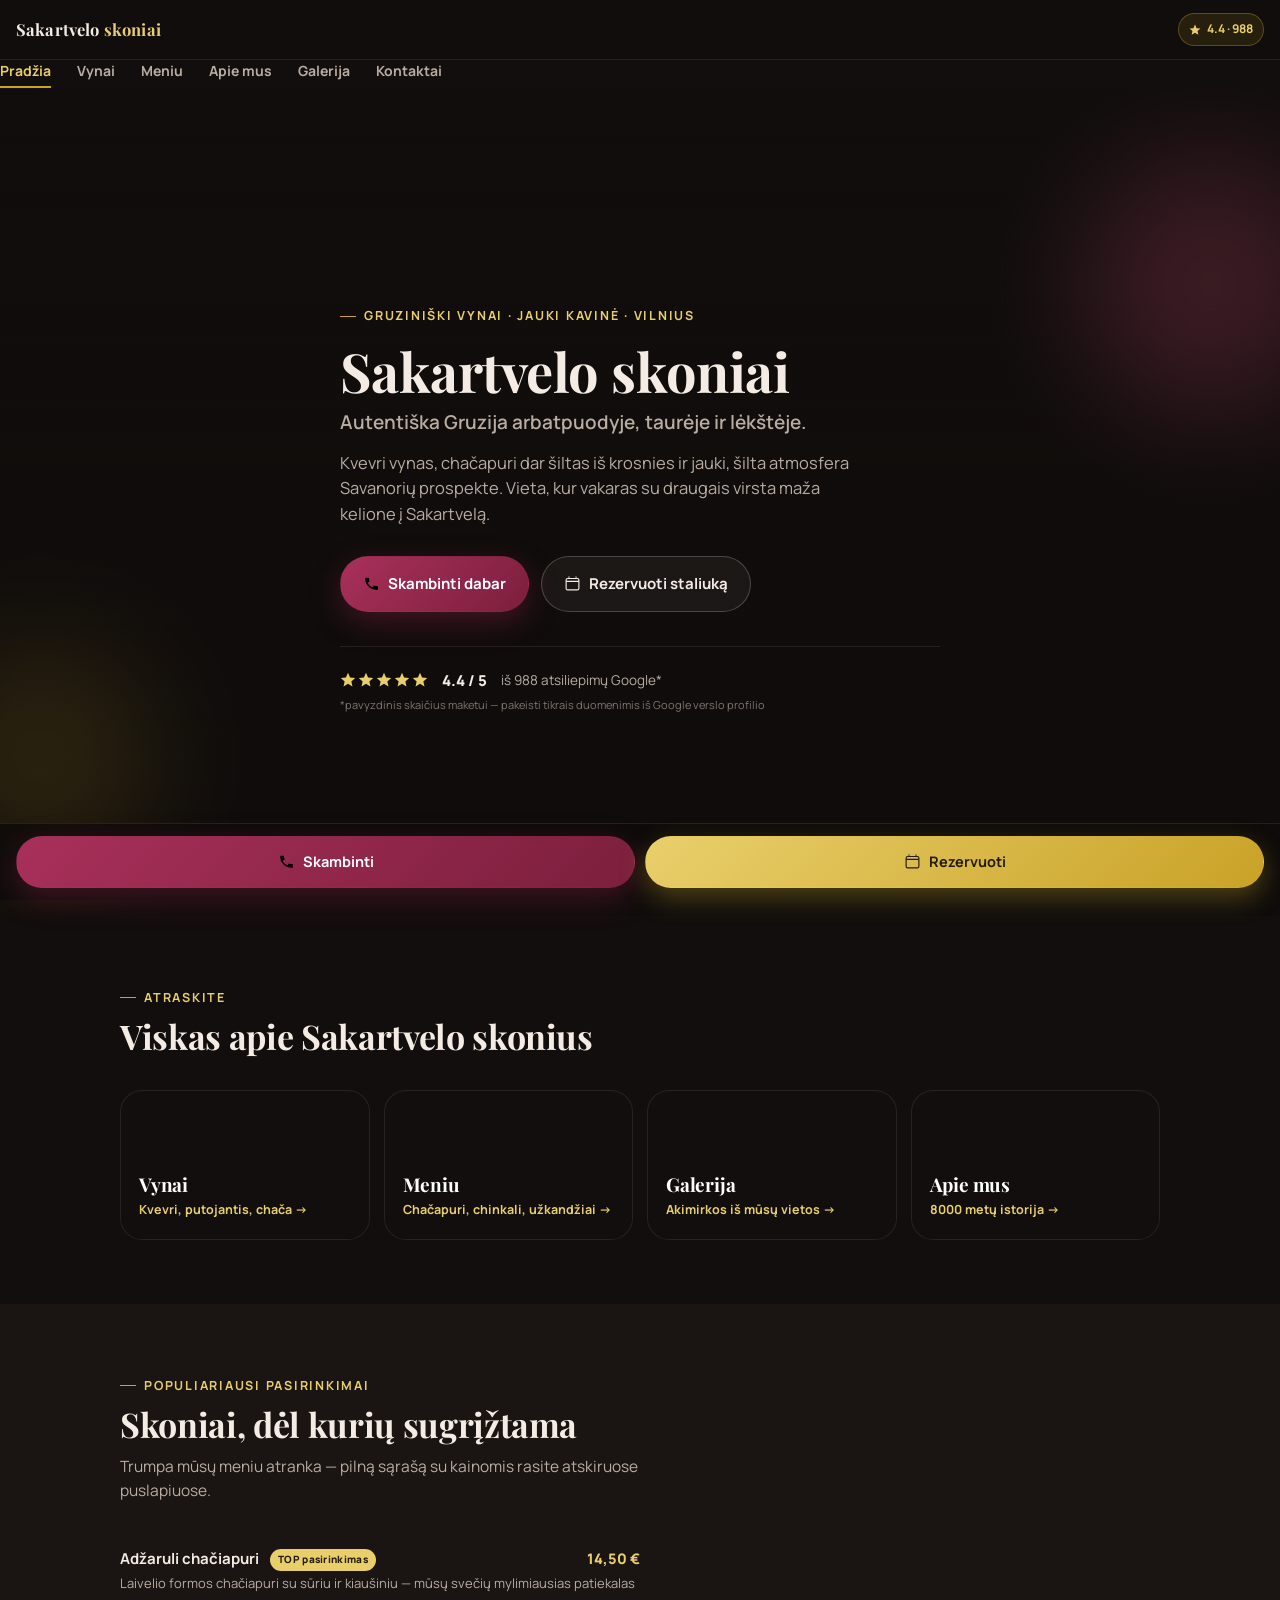
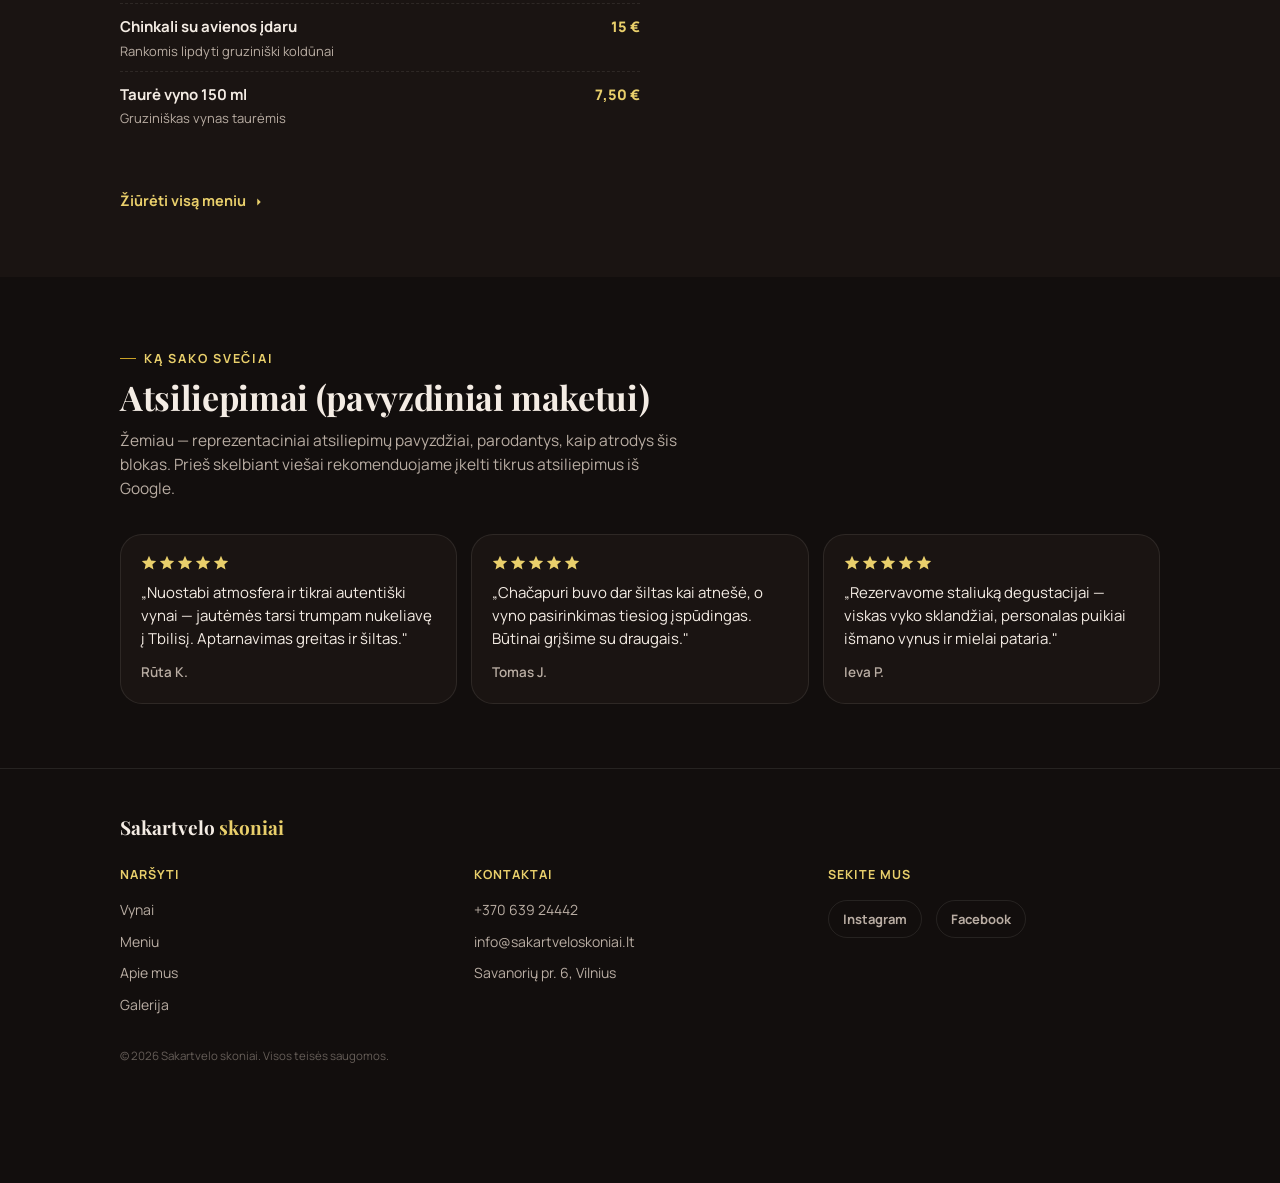
<file: index.html>
<!DOCTYPE html>
<html lang="lt">
<head>
<meta charset="UTF-8">
<meta name="viewport" content="width=device-width, initial-scale=1, viewport-fit=cover">
<meta name="theme-color" content="#120e0d">
<title>Sakartvelo skoniai — Gruziniški vynai ir kavinė Vilniuje</title>
<meta name="description" content="Autentiški Gruzijos vynai, chačapuri ir jauki kavinės atmosfera Vilniaus širdyje. Rezervuokite staliuką arba skambinkite dabar.">
<!--
  PROTOTIPAS „Sakartvelo skoniai" svetainei — kelių puslapių maketas, dar nepaskelbtas viešai.
  Žr. README pastabas kontaktai.html apačioje arba pridedamą laišką dėl pavyzdinių/tikrų duomenų sąrašo.
  Nuotraukos šiame makete paimtos iš tikros galerijos www.sakartveloskoniai.lt/galerija/ —
  jos yra autentiškos, bet priskyrimas konkrečiam produktui yra preliminarus (žr. .photo-credit tekstus).
-->
<link rel="preconnect" href="https://fonts.googleapis.com">
<link rel="preconnect" href="https://fonts.gstatic.com" crossorigin>
<link href="https://fonts.googleapis.com/css2?family=Playfair+Display:wght@600;700;800&family=Manrope:wght@400;500;600;700;800&display=swap" rel="stylesheet">
<link rel="stylesheet" href="styles.css">
</head>
<body>

<div class="topbar">
  <a class="logo" href="index.html">Sakartvelo <span>skoniai</span></a>
  <div style="display:flex; align-items:center; gap:10px;">
    <div class="rating-pill" title="Pavyzdinis įvertinimas – pakeisti realiais duomenimis prieš paskelbiant">
      <svg viewBox="0 0 20 20"><path d="M10 1l2.6 5.9 6.4.6-4.8 4.3 1.4 6.2-5.6-3.3-5.6 3.3 1.4-6.2L1 7.5l6.4-.6z"/></svg>
      4.4 · 988
    </div>
    <button class="nav-toggle" aria-label="Meniu" aria-expanded="false"><span></span><span></span><span></span></button>
  </div>
</div>
<nav class="nav-links">
  <a href="index.html">Pradžia</a>
  <a href="vynai.html">Vynai</a>
  <a href="meniu.html">Meniu</a>
  <a href="apie-mus.html">Apie mus</a>
  <a href="galerija.html">Galerija</a>
  <a href="kontaktai.html">Kontaktai</a>
</nav>

<header class="hero has-photo" style="--photo-url:url('https://www.sakartveloskoniai.lt/wp-content/uploads/2023/03/IMG_9547-scaled.jpg');">
  <span class="blob b1" aria-hidden="true"></span>
  <span class="blob b2" aria-hidden="true"></span>
  <div class="wrap hero-content">
    <span class="eyebrow reveal">Gruziniški vynai · Jauki kavinė · Vilnius</span>
    <h1 class="reveal">Sakartvelo skoniai<span class="sub">Autentiška Gruzija arbatpuodyje, taurėje ir lėkštėje.</span></h1>
    <p class="lead reveal">Kvevri vynas, chačapuri dar šiltas iš krosnies ir jauki, šilta atmosfera Savanorių prospekte. Vieta, kur vakaras su draugais virsta maža kelione į Sakartvelą.</p>
    <div class="cta-row reveal">
      <a class="btn btn-primary" href="tel:+37063924442">
        <svg viewBox="0 0 24 24"><path d="M6.6 10.8c1.4 2.8 3.8 5.2 6.6 6.6l2.2-2.2c.3-.3.7-.4 1-.2 1.1.4 2.3.6 3.6.6.6 0 1 .4 1 1V20c0 .6-.4 1-1 1C10.1 21 3 13.9 3 5c0-.6.4-1 1-1h3.5c.6 0 1 .4 1 1 0 1.3.2 2.5.6 3.6.1.4 0 .8-.2 1z"/></svg>
        Skambinti dabar
      </a>
      <a class="btn btn-secondary" href="kontaktai.html#rezervacija">
        <svg viewBox="0 0 24 24"><path d="M7 2v2M17 2v2M3.5 9h17M5 5h14a2 2 0 012 2v12a2 2 0 01-2 2H5a2 2 0 01-2-2V7a2 2 0 012-2z" fill="none" stroke="currentColor" stroke-width="1.6"/></svg>
        Rezervuoti staliuką
      </a>
    </div>
    <div class="trust-row reveal">
      <div class="stars" aria-hidden="true">
        <svg viewBox="0 0 20 20"><path d="M10 1l2.6 5.9 6.4.6-4.8 4.3 1.4 6.2-5.6-3.3-5.6 3.3 1.4-6.2L1 7.5l6.4-.6z"/></svg>
        <svg viewBox="0 0 20 20"><path d="M10 1l2.6 5.9 6.4.6-4.8 4.3 1.4 6.2-5.6-3.3-5.6 3.3 1.4-6.2L1 7.5l6.4-.6z"/></svg>
        <svg viewBox="0 0 20 20"><path d="M10 1l2.6 5.9 6.4.6-4.8 4.3 1.4 6.2-5.6-3.3-5.6 3.3 1.4-6.2L1 7.5l6.4-.6z"/></svg>
        <svg viewBox="0 0 20 20"><path d="M10 1l2.6 5.9 6.4.6-4.8 4.3 1.4 6.2-5.6-3.3-5.6 3.3 1.4-6.2L1 7.5l6.4-.6z"/></svg>
        <svg viewBox="0 0 20 20"><path d="M10 1l2.6 5.9 6.4.6-4.8 4.3 1.4 6.2-5.6-3.3-5.6 3.3 1.4-6.2L1 7.5l6.4-.6z"/></svg>
      </div>
      <span class="num">4.4 / 5</span>
      <span class="muted">iš 988 atsiliepimų Google*</span>
    </div>
    <div class="placeholder-note">*pavyzdinis skaičius maketui — pakeisti tikrais duomenimis iš Google verslo profilio</div>
  </div>
</header>

<!-- ================= QUICK NAV ================= -->
<section>
  <div class="wrap">
    <div class="section-head reveal">
      <span class="eyebrow">Atraskite</span>
      <h2>Viskas apie Sakartvelo skonius</h2>
    </div>
    <div class="quick-grid">
      <a class="quick-card reveal" href="vynai.html" style="background-image:url('https://www.sakartveloskoniai.lt/wp-content/uploads/2023/03/dsc_7108-scaled.jpg');">
        <div><h3>Vynai</h3><span>Kvevri, putojantis, chača →</span></div>
      </a>
      <a class="quick-card reveal" href="meniu.html" style="background-image:url('https://www.sakartveloskoniai.lt/wp-content/uploads/2023/03/pastetas-ir-duoniukai.jpg');">
        <div><h3>Meniu</h3><span>Chačapuri, chinkali, užkandžiai →</span></div>
      </a>
      <a class="quick-card reveal" href="galerija.html" style="background-image:url('https://www.sakartveloskoniai.lt/wp-content/uploads/2023/03/KUZ09722-scaled.jpg');">
        <div><h3>Galerija</h3><span>Akimirkos iš mūsų vietos →</span></div>
      </a>
      <a class="quick-card reveal" href="apie-mus.html" style="background-image:url('https://www.sakartveloskoniai.lt/wp-content/uploads/2023/03/dsc_7660.jpg');">
        <div><h3>Apie mus</h3><span>8000 metų istorija →</span></div>
      </a>
    </div>
  </div>
</section>

<!-- ================= TOP PICKS TEASER ================= -->
<section class="section-alt">
  <div class="wrap">
    <div class="section-head reveal">
      <span class="eyebrow">Populiariausi pasirinkimai</span>
      <h2>Skoniai, dėl kurių sugrįžtama</h2>
      <p>Trumpa mūsų meniu atranka — pilną sąrašą su kainomis rasite atskiruose puslapiuose.</p>
    </div>
    <div class="menu-columns" style="column-count:1; max-width:520px;">
      <div class="menu-category reveal-fade">
        <ul class="menu-list">
          <li class="menu-row"><div class="mi-top"><span class="mi-name">Adžaruli chačiapuri <span class="top-tag">TOP pasirinkimas</span></span><span class="mi-price">14,50 €</span></div><div class="mi-desc">Laivelio formos chačiapuri su sūriu ir kiaušiniu — mūsų svečių mylimiausias patiekalas</div></li>
          <li class="menu-row"><div class="mi-top"><span class="mi-name">Chinkali su avienos įdaru</span><span class="mi-price">15 €</span></div><div class="mi-desc">Rankomis lipdyti gruziniški koldūnai</div></li>
          <li class="menu-row"><div class="mi-top"><span class="mi-name">Taurė vyno 150 ml</span><span class="mi-price">7,50 €</span></div><div class="mi-desc">Gruziniškas vynas taurėmis</div></li>
        </ul>
      </div>
    </div>
    <a class="link-more reveal" href="meniu.html">Žiūrėti visą meniu <svg viewBox="0 0 24 24"><path d="M9 6l6 6-6 6"/></svg></a>
  </div>
</section>

<!-- ================= REVIEWS ================= -->
<section id="atsiliepimai">
  <div class="wrap">
    <div class="section-head reveal">
      <span class="eyebrow">Ką sako svečiai</span>
      <h2>Atsiliepimai (pavyzdiniai maketui)</h2>
      <p>Žemiau — reprezentaciniai atsiliepimų pavyzdžiai, parodantys, kaip atrodys šis blokas. Prieš skelbiant viešai rekomenduojame įkelti tikrus atsiliepimus iš Google.</p>
    </div>
    <div class="review-grid">
      <div class="review-card reveal">
        <div class="stars" aria-hidden="true"><svg viewBox="0 0 20 20"><path d="M10 1l2.6 5.9 6.4.6-4.8 4.3 1.4 6.2-5.6-3.3-5.6 3.3 1.4-6.2L1 7.5l6.4-.6z"/></svg><svg viewBox="0 0 20 20"><path d="M10 1l2.6 5.9 6.4.6-4.8 4.3 1.4 6.2-5.6-3.3-5.6 3.3 1.4-6.2L1 7.5l6.4-.6z"/></svg><svg viewBox="0 0 20 20"><path d="M10 1l2.6 5.9 6.4.6-4.8 4.3 1.4 6.2-5.6-3.3-5.6 3.3 1.4-6.2L1 7.5l6.4-.6z"/></svg><svg viewBox="0 0 20 20"><path d="M10 1l2.6 5.9 6.4.6-4.8 4.3 1.4 6.2-5.6-3.3-5.6 3.3 1.4-6.2L1 7.5l6.4-.6z"/></svg><svg viewBox="0 0 20 20"><path d="M10 1l2.6 5.9 6.4.6-4.8 4.3 1.4 6.2-5.6-3.3-5.6 3.3 1.4-6.2L1 7.5l6.4-.6z"/></svg></div>
        <p class="quote">„Nuostabi atmosfera ir tikrai autentiški vynai — jautėmės tarsi trumpam nukeliavę į Tbilisį. Aptarnavimas greitas ir šiltas."</p>
        <div class="who">Rūta K.</div>
      </div>
      <div class="review-card reveal">
        <div class="stars" aria-hidden="true"><svg viewBox="0 0 20 20"><path d="M10 1l2.6 5.9 6.4.6-4.8 4.3 1.4 6.2-5.6-3.3-5.6 3.3 1.4-6.2L1 7.5l6.4-.6z"/></svg><svg viewBox="0 0 20 20"><path d="M10 1l2.6 5.9 6.4.6-4.8 4.3 1.4 6.2-5.6-3.3-5.6 3.3 1.4-6.2L1 7.5l6.4-.6z"/></svg><svg viewBox="0 0 20 20"><path d="M10 1l2.6 5.9 6.4.6-4.8 4.3 1.4 6.2-5.6-3.3-5.6 3.3 1.4-6.2L1 7.5l6.4-.6z"/></svg><svg viewBox="0 0 20 20"><path d="M10 1l2.6 5.9 6.4.6-4.8 4.3 1.4 6.2-5.6-3.3-5.6 3.3 1.4-6.2L1 7.5l6.4-.6z"/></svg><svg viewBox="0 0 20 20"><path d="M10 1l2.6 5.9 6.4.6-4.8 4.3 1.4 6.2-5.6-3.3-5.6 3.3 1.4-6.2L1 7.5l6.4-.6z"/></svg></div>
        <p class="quote">„Chačapuri buvo dar šiltas kai atnešė, o vyno pasirinkimas tiesiog įspūdingas. Būtinai grįšime su draugais."</p>
        <div class="who">Tomas J.</div>
      </div>
      <div class="review-card reveal">
        <div class="stars" aria-hidden="true"><svg viewBox="0 0 20 20"><path d="M10 1l2.6 5.9 6.4.6-4.8 4.3 1.4 6.2-5.6-3.3-5.6 3.3 1.4-6.2L1 7.5l6.4-.6z"/></svg><svg viewBox="0 0 20 20"><path d="M10 1l2.6 5.9 6.4.6-4.8 4.3 1.4 6.2-5.6-3.3-5.6 3.3 1.4-6.2L1 7.5l6.4-.6z"/></svg><svg viewBox="0 0 20 20"><path d="M10 1l2.6 5.9 6.4.6-4.8 4.3 1.4 6.2-5.6-3.3-5.6 3.3 1.4-6.2L1 7.5l6.4-.6z"/></svg><svg viewBox="0 0 20 20"><path d="M10 1l2.6 5.9 6.4.6-4.8 4.3 1.4 6.2-5.6-3.3-5.6 3.3 1.4-6.2L1 7.5l6.4-.6z"/></svg><svg viewBox="0 0 20 20"><path d="M10 1l2.6 5.9 6.4.6-4.8 4.3 1.4 6.2-5.6-3.3-5.6 3.3 1.4-6.2L1 7.5l6.4-.6z"/></svg></div>
        <p class="quote">„Rezervavome staliuką degustacijai — viskas vyko sklandžiai, personalas puikiai išmano vynus ir mielai pataria."</p>
        <div class="who">Ieva P.</div>
      </div>
    </div>
  </div>
</section>

<!-- ================= FOOTER ================= -->
<footer>
  <div class="wrap">
    <div class="f-logo">Sakartvelo <span>skoniai</span></div>
    <div class="f-cols">
      <div>
        <h4>Naršyti</h4>
        <a href="vynai.html">Vynai</a>
        <a href="meniu.html">Meniu</a>
        <a href="apie-mus.html">Apie mus</a>
        <a href="galerija.html">Galerija</a>
      </div>
      <div>
        <h4>Kontaktai</h4>
        <a href="tel:+37063924442">+370 639 24442</a>
        <a href="mailto:info@sakartveloskoniai.lt">info@sakartveloskoniai.lt</a>
        <a href="kontaktai.html">Savanorių pr. 6, Vilnius</a>
      </div>
      <div>
        <h4>Sekite mus</h4>
        <div class="f-social">
          <a href="https://www.instagram.com/sakartvelo_skoniai" target="_blank" rel="noopener">Instagram</a>
          <a href="https://www.facebook.com/Sakartveloskoniai" target="_blank" rel="noopener">Facebook</a>
        </div>
      </div>
    </div>
    <p class="fine">© 2026 Sakartvelo skoniai. Visos teisės saugomos.</p>
  </div>
</footer>

<div class="sticky-cta">
  <a class="btn btn-primary" href="tel:+37063924442">
    <svg viewBox="0 0 24 24"><path d="M6.6 10.8c1.4 2.8 3.8 5.2 6.6 6.6l2.2-2.2c.3-.3.7-.4 1-.2 1.1.4 2.3.6 3.6.6.6 0 1 .4 1 1V20c0 .6-.4 1-1 1C10.1 21 3 13.9 3 5c0-.6.4-1 1-1h3.5c.6 0 1 .4 1 1 0 1.3.2 2.5.6 3.6.1.4 0 .8-.2 1z"/></svg>
    Skambinti
  </a>
  <a class="btn btn-gold" href="kontaktai.html#rezervacija">
    <svg viewBox="0 0 24 24"><path d="M7 2v2M17 2v2M3.5 9h17M5 5h14a2 2 0 012 2v12a2 2 0 01-2 2H5a2 2 0 01-2-2V7a2 2 0 012-2z" fill="none" stroke="currentColor" stroke-width="1.6"/></svg>
    Rezervuoti
  </a>
</div>

<script src="script.js"></script>
</body>
</html>
</file>
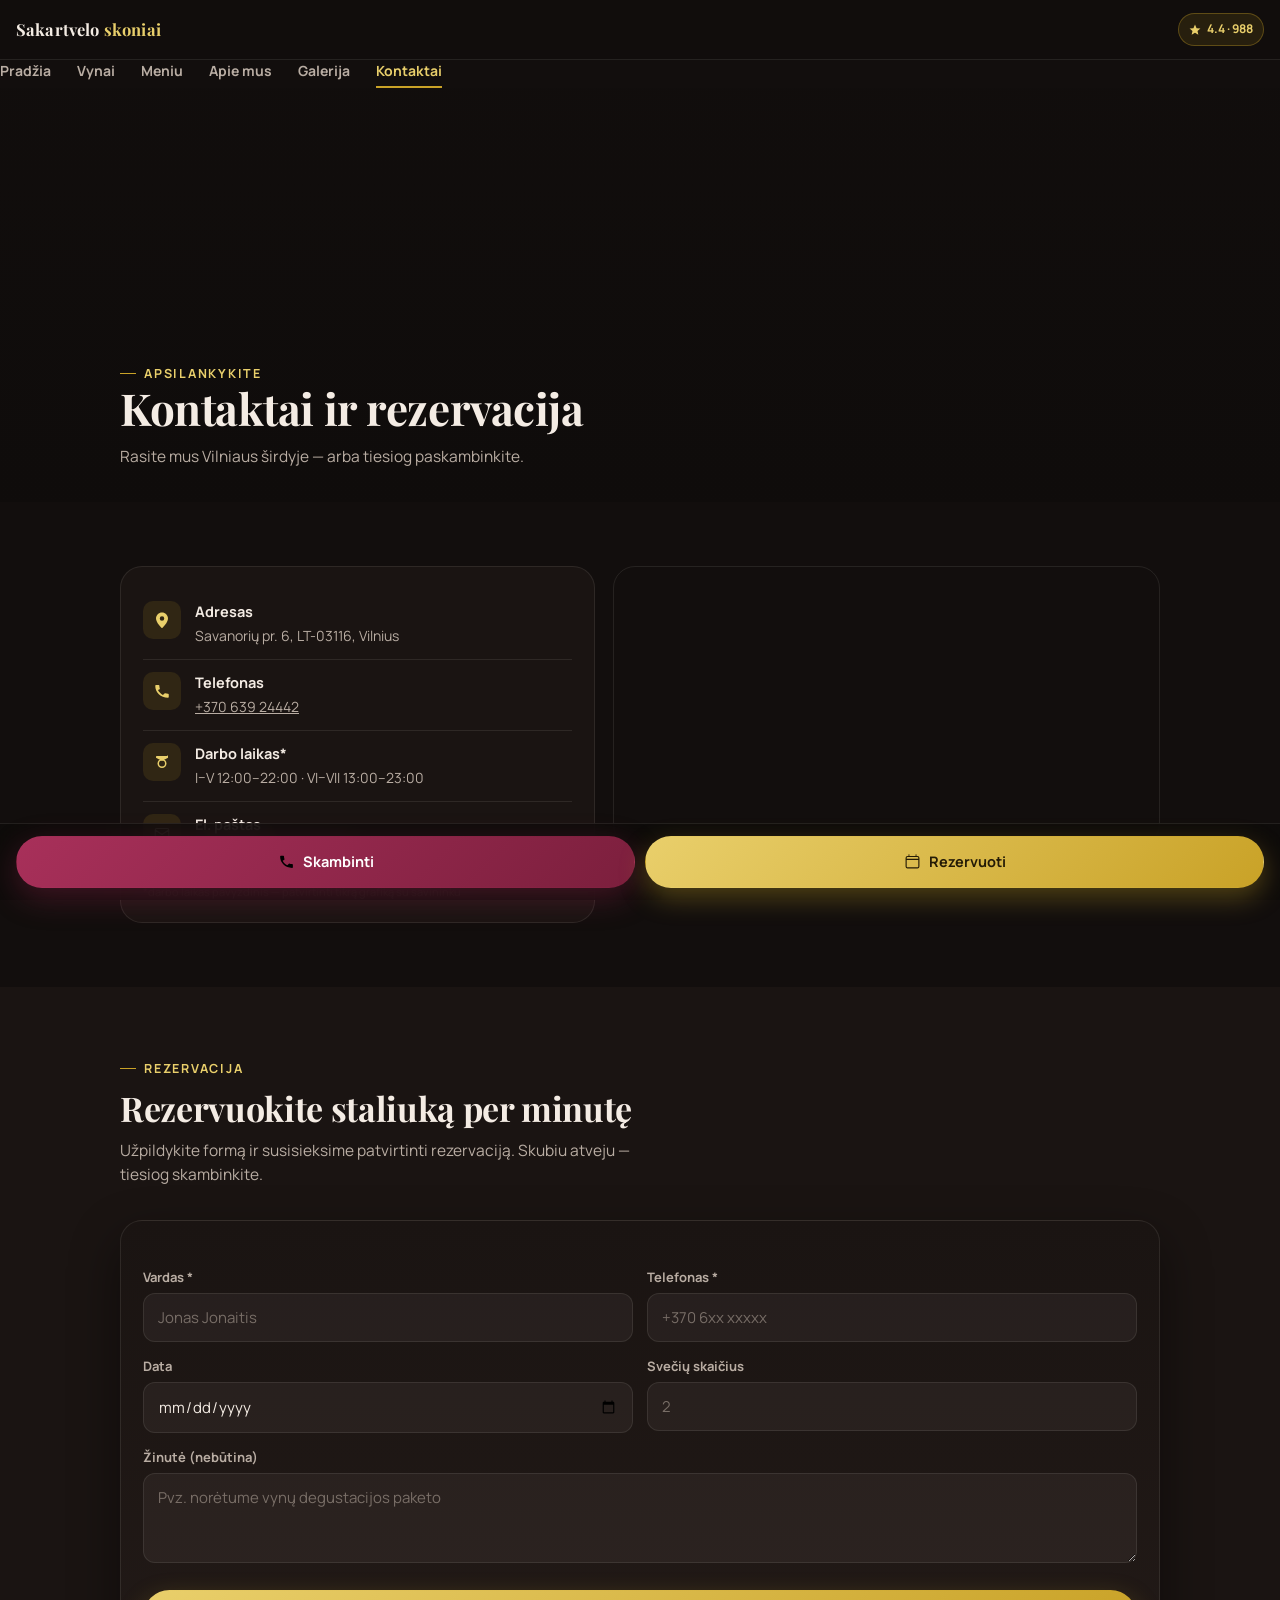
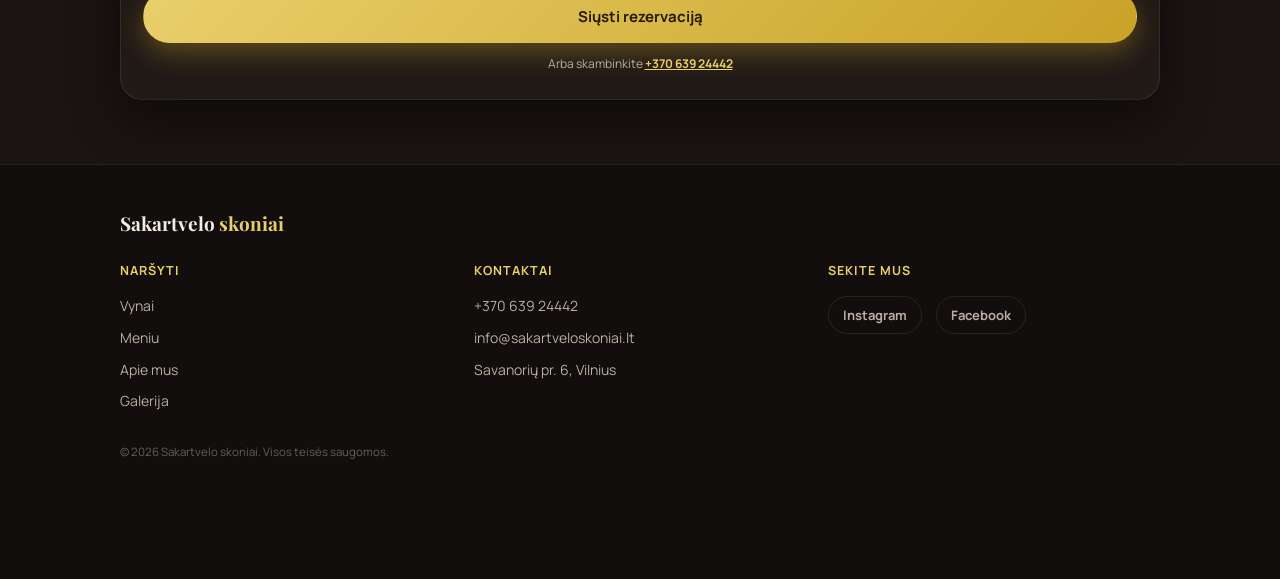
<file: kontaktai.html>
<!DOCTYPE html>
<html lang="lt">
<head>
<meta charset="UTF-8">
<meta name="viewport" content="width=device-width, initial-scale=1, viewport-fit=cover">
<meta name="theme-color" content="#120e0d">
<title>Kontaktai — Sakartvelo skoniai</title>
<meta name="description" content="Sakartvelo skoniai kontaktai: adresas, telefonas, darbo laikas ir stalo rezervacija Vilniuje.">
<link rel="preconnect" href="https://fonts.googleapis.com">
<link rel="preconnect" href="https://fonts.gstatic.com" crossorigin>
<link href="https://fonts.googleapis.com/css2?family=Playfair+Display:wght@600;700;800&family=Manrope:wght@400;500;600;700;800&display=swap" rel="stylesheet">
<link rel="stylesheet" href="styles.css">
</head>
<body>

<div class="topbar">
  <a class="logo" href="index.html">Sakartvelo <span>skoniai</span></a>
  <div style="display:flex; align-items:center; gap:10px;">
    <div class="rating-pill" title="Pavyzdinis įvertinimas – pakeisti realiais duomenimis prieš paskelbiant">
      <svg viewBox="0 0 20 20"><path d="M10 1l2.6 5.9 6.4.6-4.8 4.3 1.4 6.2-5.6-3.3-5.6 3.3 1.4-6.2L1 7.5l6.4-.6z"/></svg>
      4.4 · 988
    </div>
    <button class="nav-toggle" aria-label="Meniu" aria-expanded="false"><span></span><span></span><span></span></button>
  </div>
</div>
<nav class="nav-links">
  <a href="index.html">Pradžia</a>
  <a href="vynai.html">Vynai</a>
  <a href="meniu.html">Meniu</a>
  <a href="apie-mus.html">Apie mus</a>
  <a href="galerija.html">Galerija</a>
  <a href="kontaktai.html">Kontaktai</a>
</nav>

<header class="page-hero" style="--photo-url:url('https://www.sakartveloskoniai.lt/wp-content/uploads/2023/03/dsc_7009-scaled.jpg');">
  <div class="wrap">
    <span class="eyebrow reveal">Apsilankykite</span>
    <h1 class="reveal">Kontaktai ir rezervacija</h1>
    <p class="reveal">Rasite mus Vilniaus širdyje — arba tiesiog paskambinkite.</p>
  </div>
</header>

<section>
  <div class="wrap">
    <div class="visit-grid">
      <div class="info-card reveal">
        <div class="info-row">
          <div class="ic"><svg viewBox="0 0 24 24"><path d="M12 2C7.6 2 4 5.6 4 10c0 5.4 7 12 7.3 12.3.4.4 1 .4 1.4 0C13 22 20 15.4 20 10c0-4.4-3.6-8-8-8zm0 11a3 3 0 110-6 3 3 0 010 6z"/></svg></div>
          <div><div class="t">Adresas</div><div class="d">Savanorių pr. 6, LT-03116, Vilnius</div></div>
        </div>
        <div class="info-row">
          <div class="ic"><svg viewBox="0 0 24 24"><path d="M6.6 10.8c1.4 2.8 3.8 5.2 6.6 6.6l2.2-2.2c.3-.3.7-.4 1-.2 1.1.4 2.3.6 3.6.6.6 0 1 .4 1 1V20c0 .6-.4 1-1 1C10.1 21 3 13.9 3 5c0-.6.4-1 1-1h3.5c.6 0 1 .4 1 1 0 1.3.2 2.5.6 3.6.1.4 0 .8-.2 1z"/></svg></div>
          <div><div class="t">Telefonas</div><div class="d"><a href="tel:+37063924442">+370 639 24442</a></div></div>
        </div>
        <div class="info-row">
          <div class="ic"><svg viewBox="0 0 24 24"><path d="M12 8a6 6 0 100 12 6 6 0 000-12zm0 2a4 4 0 110 8 4 4 0 010-8zm7-6H5a1 1 0 00-1 1v1.2l8 4.6 8-4.6V4a1 1 0 00-1-1z"/></svg></div>
          <div><div class="t">Darbo laikas*</div><div class="d">I–V 12:00–22:00 · VI–VII 13:00–23:00</div></div>
        </div>
        <div class="info-row">
          <div class="ic"><svg viewBox="0 0 24 24"><path d="M3 8l9 6 9-6M5 6h14a2 2 0 012 2v8a2 2 0 01-2 2H5a2 2 0 01-2-2V8a2 2 0 012-2z" fill="none" stroke="currentColor" stroke-width="1.6"/></svg></div>
          <div><div class="t">El. paštas</div><div class="d"><a href="mailto:info@sakartveloskoniai.lt">info@sakartveloskoniai.lt</a></div></div>
        </div>
        <div class="placeholder-note" style="margin-top:10px;">*darbo laikas pavyzdinis — patvirtinti tikrą grafiką su savininku</div>
      </div>
      <div class="map-frame reveal">
        <iframe
          src="https://www.google.com/maps?q=Savanori%C5%B3%20pr.%206%2C%20Vilnius&output=embed"
          loading="lazy"
          referrerpolicy="no-referrer-when-downgrade"
          title="Sakartvelo skoniai žemėlapyje"></iframe>
      </div>
    </div>
  </div>
</section>

<section class="section-alt" id="rezervacija">
  <div class="wrap">
    <div class="section-head reveal">
      <span class="eyebrow">Rezervacija</span>
      <h2>Rezervuokite staliuką per minutę</h2>
      <p>Užpildykite formą ir susisieksime patvirtinti rezervaciją. Skubiu atveju — tiesiog skambinkite.</p>
    </div>

    <div class="form-card reveal">
      <!--
        REZERVACIJOS FORMA — siunčiama per FormSubmit.co (nemokama, be serverio).
        BŪTINA: pakeisti "PAKEISTI-EMAIL" žemiau į tikrą Gmail (ar kitą) adresą, kur turi ateiti rezervacijos.
        Po pirmo pakeitimo FormSubmit atsiųs į tą adresą patvirtinimo laišką su nuoroda "Activate" —
        būtina ją paspausti vieną kartą, kitaip laiškai nebus pristatomi.
      -->
      <form id="rez-form" action="https://formsubmit.co/ajax/PAKEISTI-EMAIL@gmail.com" method="POST">
        <input type="hidden" name="_subject" value="Nauja rezervacija — Sakartvelo skoniai">
        <input type="text" name="_honey" style="display:none" tabindex="-1" autocomplete="off">
        <div class="field-grid">
          <div>
            <label for="vardas">Vardas *</label>
            <input id="vardas" name="vardas" type="text" placeholder="Jonas Jonaitis" required>
          </div>
          <div>
            <label for="tel">Telefonas *</label>
            <input id="tel" name="tel" type="tel" placeholder="+370 6xx xxxxx" required>
          </div>
          <div>
            <label for="data">Data</label>
            <input id="data" name="data" type="date">
          </div>
          <div>
            <label for="sveciai">Svečių skaičius</label>
            <input id="sveciai" name="sveciai" type="number" min="1" max="20" placeholder="2">
          </div>
          <div class="full">
            <label for="zinute">Žinutė (nebūtina)</label>
            <textarea id="zinute" name="zinute" placeholder="Pvz. norėtume vynų degustacijos paketo"></textarea>
          </div>
        </div>
        <button class="btn btn-gold form-submit" type="submit">Siųsti rezervaciją</button>
        <p class="form-note">Arba skambinkite <a href="tel:+37063924442" style="color:var(--gold-light); font-weight:700;">+370 639 24442</a></p>
        <p class="form-note" id="rez-error" style="display:none; color:#ff9db0;">Nepavyko išsiųsti formos. Prašome skambinti <a href="tel:+37063924442" style="color:var(--gold-light); font-weight:700;">+370 639 24442</a> arba rašyti <a href="mailto:info@sakartveloskoniai.lt" style="color:var(--gold-light); font-weight:700;">info@sakartveloskoniai.lt</a>.</p>
      </form>

      <div class="success-panel" id="success-panel">
        <div class="check"><svg viewBox="0 0 24 24"><path d="M9 16.2L4.8 12l-1.4 1.4L9 19 21 7l-1.4-1.4z"/></svg></div>
        <h3>Ačiū!</h3>
        <p>Jūsų rezervacijos užklausa gauta. Susisieksime trumpai patvirtinti detales.</p>
      </div>
    </div>
  </div>
</section>

<footer>
  <div class="wrap">
    <div class="f-logo">Sakartvelo <span>skoniai</span></div>
    <div class="f-cols">
      <div>
        <h4>Naršyti</h4>
        <a href="vynai.html">Vynai</a>
        <a href="meniu.html">Meniu</a>
        <a href="apie-mus.html">Apie mus</a>
        <a href="galerija.html">Galerija</a>
      </div>
      <div>
        <h4>Kontaktai</h4>
        <a href="tel:+37063924442">+370 639 24442</a>
        <a href="mailto:info@sakartveloskoniai.lt">info@sakartveloskoniai.lt</a>
        <a href="kontaktai.html">Savanorių pr. 6, Vilnius</a>
      </div>
      <div>
        <h4>Sekite mus</h4>
        <div class="f-social">
          <a href="https://www.instagram.com/sakartvelo_skoniai" target="_blank" rel="noopener">Instagram</a>
          <a href="https://www.facebook.com/Sakartveloskoniai" target="_blank" rel="noopener">Facebook</a>
        </div>
      </div>
    </div>
    <p class="fine">© 2026 Sakartvelo skoniai. Visos teisės saugomos.</p>
  </div>
</footer>

<div class="sticky-cta">
  <a class="btn btn-primary" href="tel:+37063924442">
    <svg viewBox="0 0 24 24"><path d="M6.6 10.8c1.4 2.8 3.8 5.2 6.6 6.6l2.2-2.2c.3-.3.7-.4 1-.2 1.1.4 2.3.6 3.6.6.6 0 1 .4 1 1V20c0 .6-.4 1-1 1C10.1 21 3 13.9 3 5c0-.6.4-1 1-1h3.5c.6 0 1 .4 1 1 0 1.3.2 2.5.6 3.6.1.4 0 .8-.2 1z"/></svg>
    Skambinti
  </a>
  <a class="btn btn-gold" href="#rezervacija">
    <svg viewBox="0 0 24 24"><path d="M7 2v2M17 2v2M3.5 9h17M5 5h14a2 2 0 012 2v12a2 2 0 01-2 2H5a2 2 0 01-2-2V7a2 2 0 012-2z" fill="none" stroke="currentColor" stroke-width="1.6"/></svg>
    Rezervuoti
  </a>
</div>

<script src="script.js"></script>
</body>
</html>
</file>
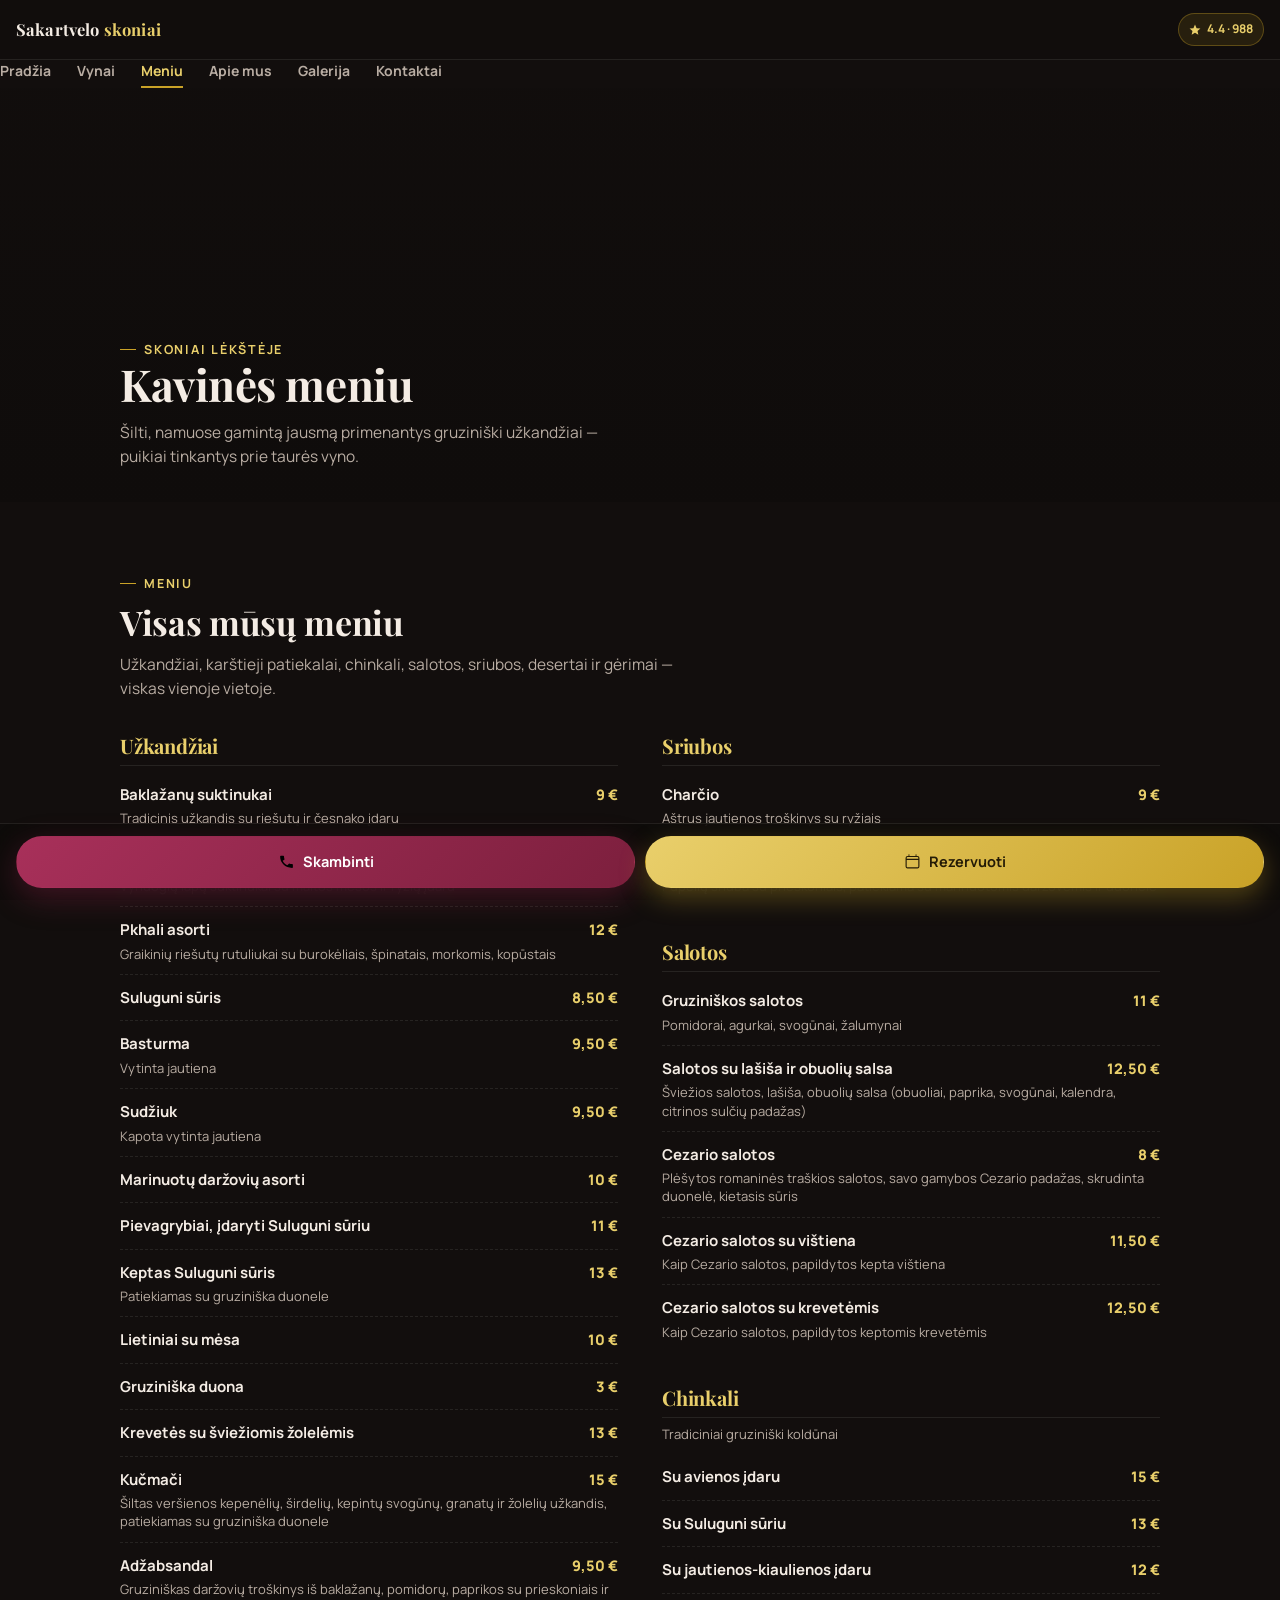
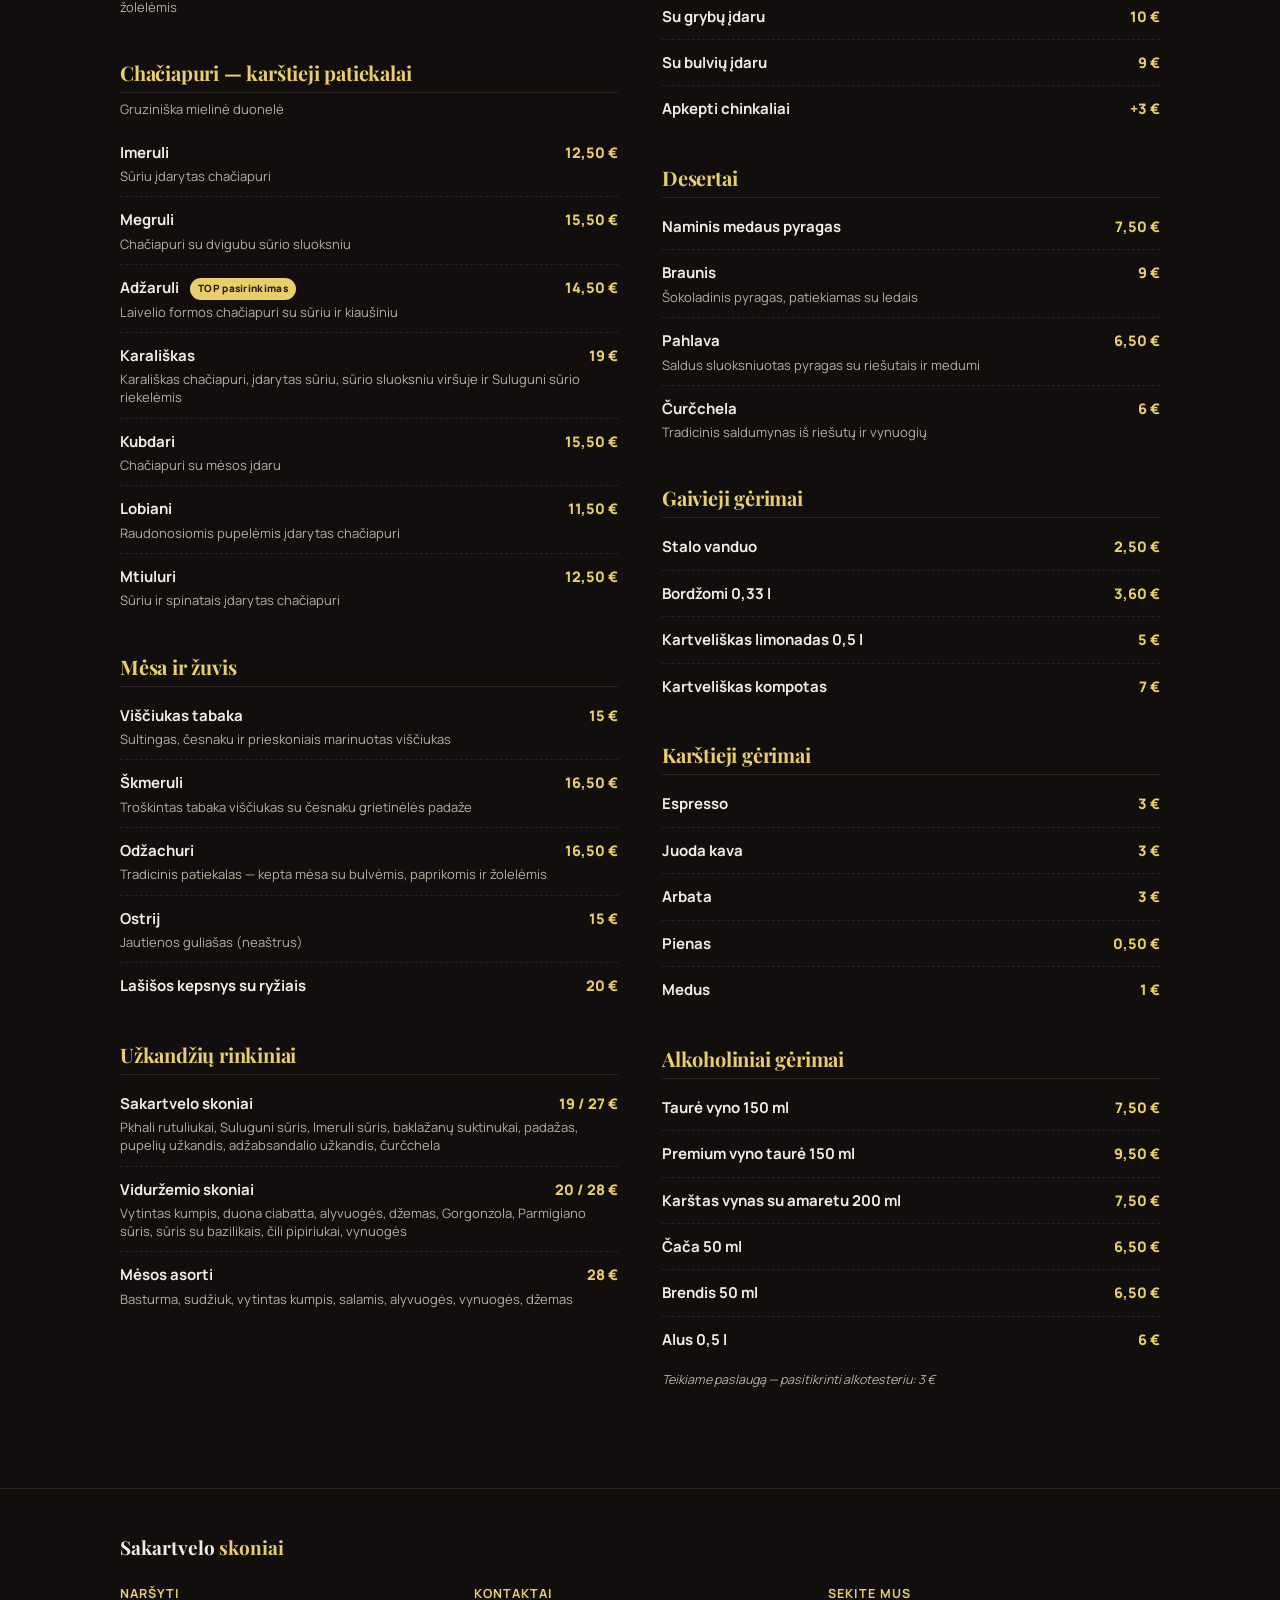
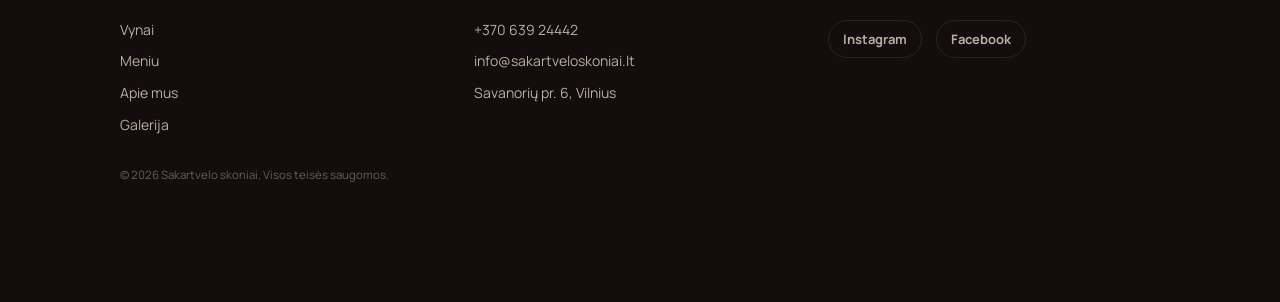
<file: meniu.html>
<!DOCTYPE html>
<html lang="lt">
<head>
<meta charset="UTF-8">
<meta name="viewport" content="width=device-width, initial-scale=1, viewport-fit=cover">
<meta name="theme-color" content="#120e0d">
<title>Meniu — Sakartvelo skoniai</title>
<meta name="description" content="Gruziniška kavinės meniu Vilniuje: chačapuri, chinkali, paštetas su duona, riešutų ir džiovintų vaisių lėkštė.">
<link rel="preconnect" href="https://fonts.googleapis.com">
<link rel="preconnect" href="https://fonts.gstatic.com" crossorigin>
<link href="https://fonts.googleapis.com/css2?family=Playfair+Display:wght@600;700;800&family=Manrope:wght@400;500;600;700;800&display=swap" rel="stylesheet">
<link rel="stylesheet" href="styles.css">
</head>
<body>

<div class="topbar">
  <a class="logo" href="index.html">Sakartvelo <span>skoniai</span></a>
  <div style="display:flex; align-items:center; gap:10px;">
    <div class="rating-pill" title="Pavyzdinis įvertinimas – pakeisti realiais duomenimis prieš paskelbiant">
      <svg viewBox="0 0 20 20"><path d="M10 1l2.6 5.9 6.4.6-4.8 4.3 1.4 6.2-5.6-3.3-5.6 3.3 1.4-6.2L1 7.5l6.4-.6z"/></svg>
      4.4 · 988
    </div>
    <button class="nav-toggle" aria-label="Meniu" aria-expanded="false"><span></span><span></span><span></span></button>
  </div>
</div>
<nav class="nav-links">
  <a href="index.html">Pradžia</a>
  <a href="vynai.html">Vynai</a>
  <a href="meniu.html">Meniu</a>
  <a href="apie-mus.html">Apie mus</a>
  <a href="galerija.html">Galerija</a>
  <a href="kontaktai.html">Kontaktai</a>
</nav>

<header class="page-hero" style="--photo-url:url('https://www.sakartveloskoniai.lt/wp-content/uploads/2023/03/KUZ07800-scaled.jpg');">
  <div class="wrap">
    <span class="eyebrow reveal">Skoniai lėkštėje</span>
    <h1 class="reveal">Kavinės meniu</h1>
    <p class="reveal">Šilti, namuose gamintą jausmą primenantys gruziniški užkandžiai — puikiai tinkantys prie taurės vyno.</p>
  </div>
</header>

<section>
  <div class="wrap">
    <div class="section-head reveal">
      <span class="eyebrow">Meniu</span>
      <h2>Visas mūsų meniu</h2>
      <p>Užkandžiai, karštieji patiekalai, chinkali, salotos, sriubos, desertai ir gėrimai — viskas vienoje vietoje.</p>
    </div>

    <div class="menu-columns">

      <div class="menu-category reveal-fade">
        <h3 class="menu-cat-title">Užkandžiai</h3>
        <ul class="menu-list">
          <li class="menu-row"><div class="mi-top"><span class="mi-name">Baklažanų suktinukai</span><span class="mi-price">9 €</span></div><div class="mi-desc">Tradicinis užkandis su riešutų ir česnako įdaru</div></li>
          <li class="menu-row"><div class="mi-top"><span class="mi-name">Dolma</span><span class="mi-price">9 €</span></div><div class="mi-desc">Vynuogių lapų suktinukai su maltos mėsos ir ryžių įdaru</div></li>
          <li class="menu-row"><div class="mi-top"><span class="mi-name">Pkhali asorti</span><span class="mi-price">12 €</span></div><div class="mi-desc">Graikinių riešutų rutuliukai su burokėliais, špinatais, morkomis, kopūstais</div></li>
          <li class="menu-row"><div class="mi-top"><span class="mi-name">Suluguni sūris</span><span class="mi-price">8,50 €</span></div></li>
          <li class="menu-row"><div class="mi-top"><span class="mi-name">Basturma</span><span class="mi-price">9,50 €</span></div><div class="mi-desc">Vytinta jautiena</div></li>
          <li class="menu-row"><div class="mi-top"><span class="mi-name">Sudžiuk</span><span class="mi-price">9,50 €</span></div><div class="mi-desc">Kapota vytinta jautiena</div></li>
          <li class="menu-row"><div class="mi-top"><span class="mi-name">Marinuotų daržovių asorti</span><span class="mi-price">10 €</span></div></li>
          <li class="menu-row"><div class="mi-top"><span class="mi-name">Pievagrybiai, įdaryti Suluguni sūriu</span><span class="mi-price">11 €</span></div></li>
          <li class="menu-row"><div class="mi-top"><span class="mi-name">Keptas Suluguni sūris</span><span class="mi-price">13 €</span></div><div class="mi-desc">Patiekiamas su gruziniška duonele</div></li>
          <li class="menu-row"><div class="mi-top"><span class="mi-name">Lietiniai su mėsa</span><span class="mi-price">10 €</span></div></li>
          <li class="menu-row"><div class="mi-top"><span class="mi-name">Gruziniška duona</span><span class="mi-price">3 €</span></div></li>
          <li class="menu-row"><div class="mi-top"><span class="mi-name">Krevetės su šviežiomis žolelėmis</span><span class="mi-price">13 €</span></div></li>
          <li class="menu-row"><div class="mi-top"><span class="mi-name">Kučmači</span><span class="mi-price">15 €</span></div><div class="mi-desc">Šiltas veršienos kepenėlių, širdelių, kepintų svogūnų, granatų ir žolelių užkandis, patiekiamas su gruziniška duonele</div></li>
          <li class="menu-row"><div class="mi-top"><span class="mi-name">Adžabsandal</span><span class="mi-price">9,50 €</span></div><div class="mi-desc">Gruziniškas daržovių troškinys iš baklažanų, pomidorų, paprikos su prieskoniais ir žolelėmis</div></li>
        </ul>
      </div>

      <div class="menu-category reveal-fade">
        <h3 class="menu-cat-title">Chačiapuri — karštieji patiekalai</h3>
        <p class="menu-cat-note">Gruziniška mielinė duonelė</p>
        <ul class="menu-list">
          <li class="menu-row"><div class="mi-top"><span class="mi-name">Imeruli</span><span class="mi-price">12,50 €</span></div><div class="mi-desc">Sūriu įdarytas chačiapuri</div></li>
          <li class="menu-row"><div class="mi-top"><span class="mi-name">Megruli</span><span class="mi-price">15,50 €</span></div><div class="mi-desc">Chačiapuri su dvigubu sūrio sluoksniu</div></li>
          <li class="menu-row"><div class="mi-top"><span class="mi-name">Adžaruli <span class="top-tag">TOP pasirinkimas</span></span><span class="mi-price">14,50 €</span></div><div class="mi-desc">Laivelio formos chačiapuri su sūriu ir kiaušiniu</div></li>
          <li class="menu-row"><div class="mi-top"><span class="mi-name">Karališkas</span><span class="mi-price">19 €</span></div><div class="mi-desc">Karališkas chačiapuri, įdarytas sūriu, sūrio sluoksniu viršuje ir Suluguni sūrio riekelėmis</div></li>
          <li class="menu-row"><div class="mi-top"><span class="mi-name">Kubdari</span><span class="mi-price">15,50 €</span></div><div class="mi-desc">Chačiapuri su mėsos įdaru</div></li>
          <li class="menu-row"><div class="mi-top"><span class="mi-name">Lobiani</span><span class="mi-price">11,50 €</span></div><div class="mi-desc">Raudonosiomis pupelėmis įdarytas chačiapuri</div></li>
          <li class="menu-row"><div class="mi-top"><span class="mi-name">Mtiuluri</span><span class="mi-price">12,50 €</span></div><div class="mi-desc">Sūriu ir spinatais įdarytas chačiapuri</div></li>
        </ul>
      </div>

      <div class="menu-category reveal-fade">
        <h3 class="menu-cat-title">Mėsa ir žuvis</h3>
        <ul class="menu-list">
          <li class="menu-row"><div class="mi-top"><span class="mi-name">Viščiukas tabaka</span><span class="mi-price">15 €</span></div><div class="mi-desc">Sultingas, česnaku ir prieskoniais marinuotas viščiukas</div></li>
          <li class="menu-row"><div class="mi-top"><span class="mi-name">Škmeruli</span><span class="mi-price">16,50 €</span></div><div class="mi-desc">Troškintas tabaka viščiukas su česnaku grietinėlės padaže</div></li>
          <li class="menu-row"><div class="mi-top"><span class="mi-name">Odžachuri</span><span class="mi-price">16,50 €</span></div><div class="mi-desc">Tradicinis patiekalas — kepta mėsa su bulvėmis, paprikomis ir žolelėmis</div></li>
          <li class="menu-row"><div class="mi-top"><span class="mi-name">Ostrij</span><span class="mi-price">15 €</span></div><div class="mi-desc">Jautienos guliašas (neaštrus)</div></li>
          <li class="menu-row"><div class="mi-top"><span class="mi-name">Lašišos kepsnys su ryžiais</span><span class="mi-price">20 €</span></div></li>
        </ul>
      </div>

      <div class="menu-category reveal-fade">
        <h3 class="menu-cat-title">Užkandžių rinkiniai</h3>
        <ul class="menu-list">
          <li class="menu-row"><div class="mi-top"><span class="mi-name">Sakartvelo skoniai</span><span class="mi-price">19 / 27 €</span></div><div class="mi-desc">Pkhali rutuliukai, Suluguni sūris, Imeruli sūris, baklažanų suktinukai, padažas, pupelių užkandis, adžabsandalio užkandis, čurčchela</div></li>
          <li class="menu-row"><div class="mi-top"><span class="mi-name">Viduržemio skoniai</span><span class="mi-price">20 / 28 €</span></div><div class="mi-desc">Vytintas kumpis, duona ciabatta, alyvuogės, džemas, Gorgonzola, Parmigiano sūris, sūris su bazilikais, čili pipiriukai, vynuogės</div></li>
          <li class="menu-row"><div class="mi-top"><span class="mi-name">Mėsos asorti</span><span class="mi-price">28 €</span></div><div class="mi-desc">Basturma, sudžiuk, vytintas kumpis, salamis, alyvuogės, vynuogės, džemas</div></li>
        </ul>
      </div>

      <div class="menu-category reveal-fade">
        <h3 class="menu-cat-title">Sriubos</h3>
        <ul class="menu-list">
          <li class="menu-row"><div class="mi-top"><span class="mi-name">Charčio</span><span class="mi-price">9 €</span></div><div class="mi-desc">Aštrus jautienos troškinys su ryžiais</div></li>
          <li class="menu-row"><div class="mi-top"><span class="mi-name">Lobio</span><span class="mi-price">8 €</span></div><div class="mi-desc">Pupelių sriuba su prieskoniais, patiekiama su marinuotomis daržovėmis ir duonele</div></li>
        </ul>
      </div>

      <div class="menu-category reveal-fade">
        <h3 class="menu-cat-title">Salotos</h3>
        <ul class="menu-list">
          <li class="menu-row"><div class="mi-top"><span class="mi-name">Gruziniškos salotos</span><span class="mi-price">11 €</span></div><div class="mi-desc">Pomidorai, agurkai, svogūnai, žalumynai</div></li>
          <li class="menu-row"><div class="mi-top"><span class="mi-name">Salotos su lašiša ir obuolių salsa</span><span class="mi-price">12,50 €</span></div><div class="mi-desc">Šviežios salotos, lašiša, obuolių salsa (obuoliai, paprika, svogūnai, kalendra, citrinos sulčių padažas)</div></li>
          <li class="menu-row"><div class="mi-top"><span class="mi-name">Cezario salotos</span><span class="mi-price">8 €</span></div><div class="mi-desc">Plėšytos romaninės traškios salotos, savo gamybos Cezario padažas, skrudinta duonelė, kietasis sūris</div></li>
          <li class="menu-row"><div class="mi-top"><span class="mi-name">Cezario salotos su vištiena</span><span class="mi-price">11,50 €</span></div><div class="mi-desc">Kaip Cezario salotos, papildytos kepta vištiena</div></li>
          <li class="menu-row"><div class="mi-top"><span class="mi-name">Cezario salotos su krevetėmis</span><span class="mi-price">12,50 €</span></div><div class="mi-desc">Kaip Cezario salotos, papildytos keptomis krevetėmis</div></li>
        </ul>
      </div>

      <div class="menu-category reveal-fade">
        <h3 class="menu-cat-title">Chinkali</h3>
        <p class="menu-cat-note">Tradiciniai gruziniški koldūnai</p>
        <ul class="menu-list">
          <li class="menu-row"><div class="mi-top"><span class="mi-name">Su avienos įdaru</span><span class="mi-price">15 €</span></div></li>
          <li class="menu-row"><div class="mi-top"><span class="mi-name">Su Suluguni sūriu</span><span class="mi-price">13 €</span></div></li>
          <li class="menu-row"><div class="mi-top"><span class="mi-name">Su jautienos-kiaulienos įdaru</span><span class="mi-price">12 €</span></div></li>
          <li class="menu-row"><div class="mi-top"><span class="mi-name">Su grybų įdaru</span><span class="mi-price">10 €</span></div></li>
          <li class="menu-row"><div class="mi-top"><span class="mi-name">Su bulvių įdaru</span><span class="mi-price">9 €</span></div></li>
          <li class="menu-row"><div class="mi-top"><span class="mi-name">Apkepti chinkaliai</span><span class="mi-price">+3 €</span></div></li>
        </ul>
      </div>

      <div class="menu-category reveal-fade">
        <h3 class="menu-cat-title">Desertai</h3>
        <ul class="menu-list">
          <li class="menu-row"><div class="mi-top"><span class="mi-name">Naminis medaus pyragas</span><span class="mi-price">7,50 €</span></div></li>
          <li class="menu-row"><div class="mi-top"><span class="mi-name">Braunis</span><span class="mi-price">9 €</span></div><div class="mi-desc">Šokoladinis pyragas, patiekiamas su ledais</div></li>
          <li class="menu-row"><div class="mi-top"><span class="mi-name">Pahlava</span><span class="mi-price">6,50 €</span></div><div class="mi-desc">Saldus sluoksniuotas pyragas su riešutais ir medumi</div></li>
          <li class="menu-row"><div class="mi-top"><span class="mi-name">Čurčchela</span><span class="mi-price">6 €</span></div><div class="mi-desc">Tradicinis saldumynas iš riešutų ir vynuogių</div></li>
        </ul>
      </div>

      <div class="menu-category reveal-fade">
        <h3 class="menu-cat-title">Gaivieji gėrimai</h3>
        <ul class="menu-list">
          <li class="menu-row"><div class="mi-top"><span class="mi-name">Stalo vanduo</span><span class="mi-price">2,50 €</span></div></li>
          <li class="menu-row"><div class="mi-top"><span class="mi-name">Bordžomi 0,33 l</span><span class="mi-price">3,60 €</span></div></li>
          <li class="menu-row"><div class="mi-top"><span class="mi-name">Kartveliškas limonadas 0,5 l</span><span class="mi-price">5 €</span></div></li>
          <li class="menu-row"><div class="mi-top"><span class="mi-name">Kartveliškas kompotas</span><span class="mi-price">7 €</span></div></li>
        </ul>
      </div>

      <div class="menu-category reveal-fade">
        <h3 class="menu-cat-title">Karštieji gėrimai</h3>
        <ul class="menu-list">
          <li class="menu-row"><div class="mi-top"><span class="mi-name">Espresso</span><span class="mi-price">3 €</span></div></li>
          <li class="menu-row"><div class="mi-top"><span class="mi-name">Juoda kava</span><span class="mi-price">3 €</span></div></li>
          <li class="menu-row"><div class="mi-top"><span class="mi-name">Arbata</span><span class="mi-price">3 €</span></div></li>
          <li class="menu-row"><div class="mi-top"><span class="mi-name">Pienas</span><span class="mi-price">0,50 €</span></div></li>
          <li class="menu-row"><div class="mi-top"><span class="mi-name">Medus</span><span class="mi-price">1 €</span></div></li>
        </ul>
      </div>

      <div class="menu-category reveal-fade">
        <h3 class="menu-cat-title">Alkoholiniai gėrimai</h3>
        <ul class="menu-list">
          <li class="menu-row"><div class="mi-top"><span class="mi-name">Taurė vyno 150 ml</span><span class="mi-price">7,50 €</span></div></li>
          <li class="menu-row"><div class="mi-top"><span class="mi-name">Premium vyno taurė 150 ml</span><span class="mi-price">9,50 €</span></div></li>
          <li class="menu-row"><div class="mi-top"><span class="mi-name">Karštas vynas su amaretu 200 ml</span><span class="mi-price">7,50 €</span></div></li>
          <li class="menu-row"><div class="mi-top"><span class="mi-name">Čača 50 ml</span><span class="mi-price">6,50 €</span></div></li>
          <li class="menu-row"><div class="mi-top"><span class="mi-name">Brendis 50 ml</span><span class="mi-price">6,50 €</span></div></li>
          <li class="menu-row"><div class="mi-top"><span class="mi-name">Alus 0,5 l</span><span class="mi-price">6 €</span></div></li>
        </ul>
        <p class="menu-footnote">Teikiame paslaugą — pasitikrinti alkotesteriu: 3 €</p>
      </div>

    </div>
  </div>
</section>

<footer>
  <div class="wrap">
    <div class="f-logo">Sakartvelo <span>skoniai</span></div>
    <div class="f-cols">
      <div>
        <h4>Naršyti</h4>
        <a href="vynai.html">Vynai</a>
        <a href="meniu.html">Meniu</a>
        <a href="apie-mus.html">Apie mus</a>
        <a href="galerija.html">Galerija</a>
      </div>
      <div>
        <h4>Kontaktai</h4>
        <a href="tel:+37063924442">+370 639 24442</a>
        <a href="mailto:info@sakartveloskoniai.lt">info@sakartveloskoniai.lt</a>
        <a href="kontaktai.html">Savanorių pr. 6, Vilnius</a>
      </div>
      <div>
        <h4>Sekite mus</h4>
        <div class="f-social">
          <a href="https://www.instagram.com/sakartvelo_skoniai" target="_blank" rel="noopener">Instagram</a>
          <a href="https://www.facebook.com/Sakartveloskoniai" target="_blank" rel="noopener">Facebook</a>
        </div>
      </div>
    </div>
    <p class="fine">© 2026 Sakartvelo skoniai. Visos teisės saugomos.</p>
  </div>
</footer>

<div class="sticky-cta">
  <a class="btn btn-primary" href="tel:+37063924442">
    <svg viewBox="0 0 24 24"><path d="M6.6 10.8c1.4 2.8 3.8 5.2 6.6 6.6l2.2-2.2c.3-.3.7-.4 1-.2 1.1.4 2.3.6 3.6.6.6 0 1 .4 1 1V20c0 .6-.4 1-1 1C10.1 21 3 13.9 3 5c0-.6.4-1 1-1h3.5c.6 0 1 .4 1 1 0 1.3.2 2.5.6 3.6.1.4 0 .8-.2 1z"/></svg>
    Skambinti
  </a>
  <a class="btn btn-gold" href="kontaktai.html#rezervacija">
    <svg viewBox="0 0 24 24"><path d="M7 2v2M17 2v2M3.5 9h17M5 5h14a2 2 0 012 2v12a2 2 0 01-2 2H5a2 2 0 01-2-2V7a2 2 0 012-2z" fill="none" stroke="currentColor" stroke-width="1.6"/></svg>
    Rezervuoti
  </a>
</div>

<script src="script.js"></script>
</body>
</html>
</file>
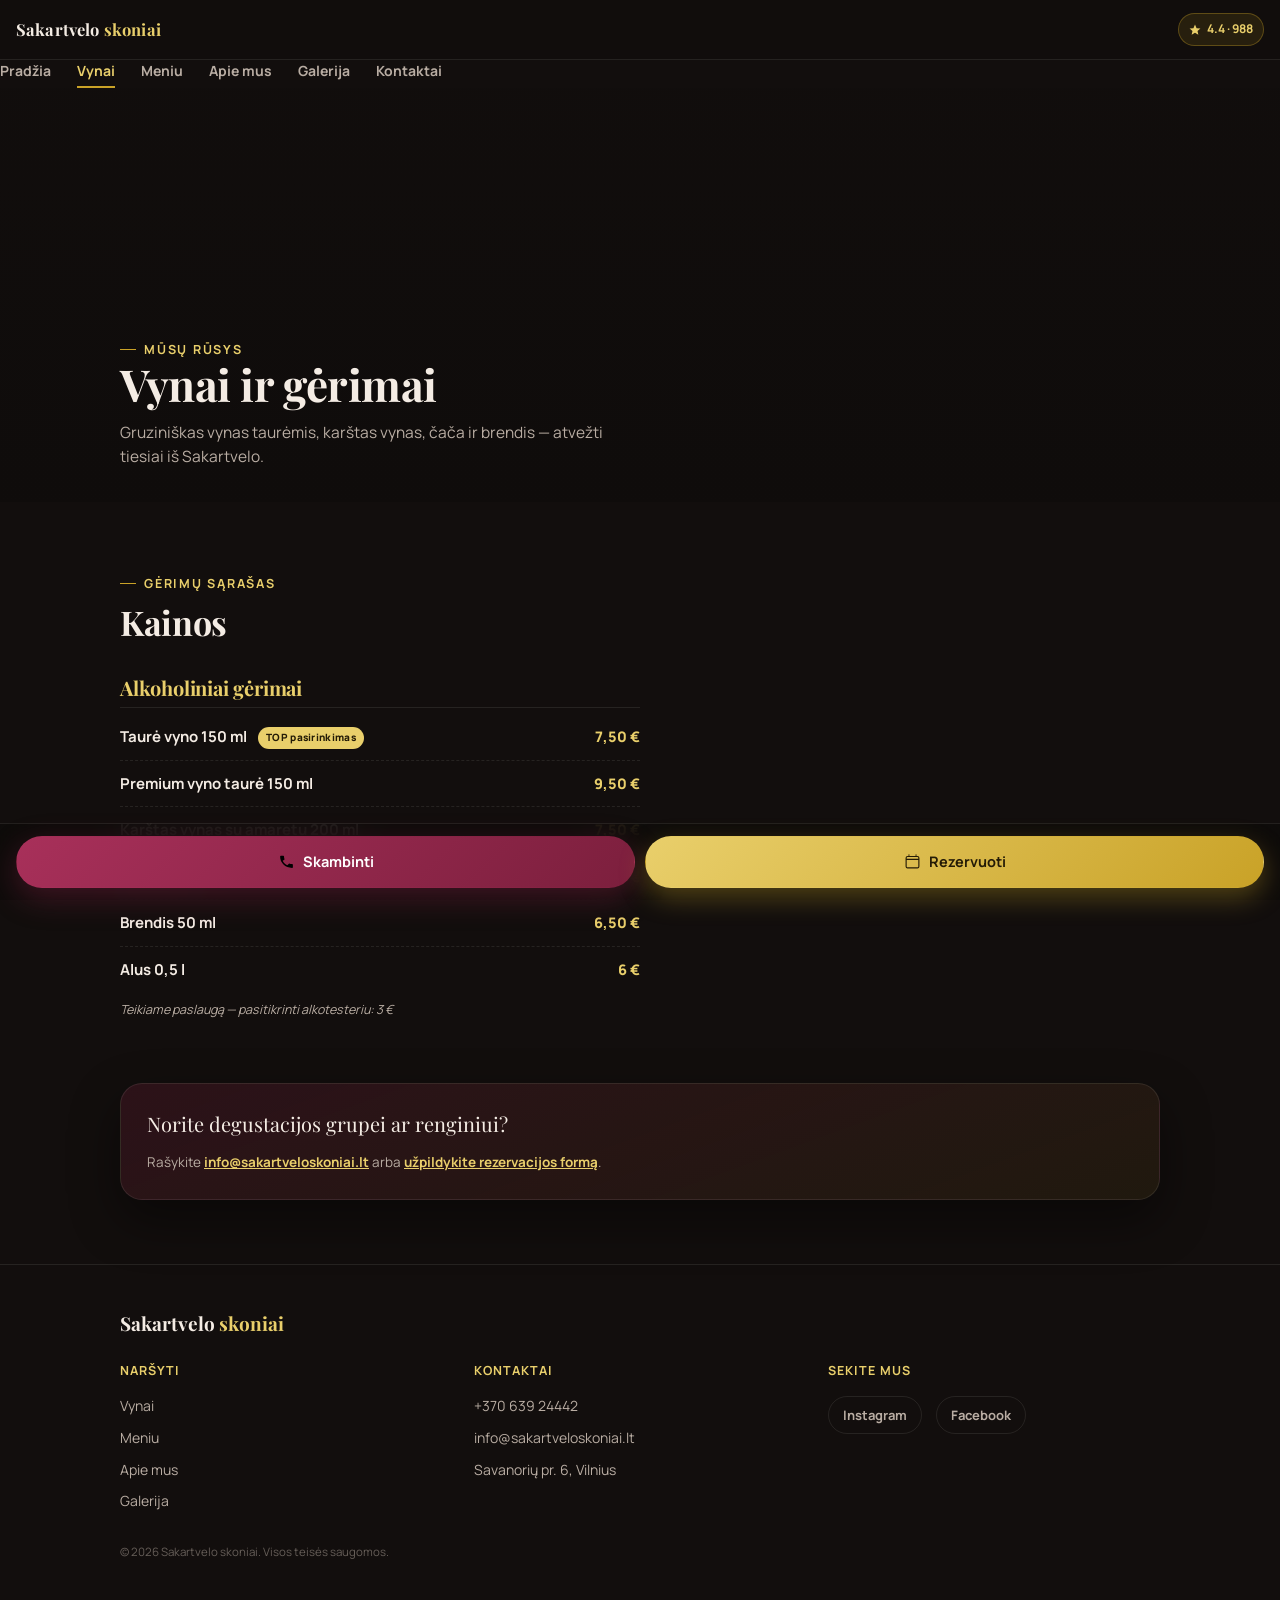
<file: vynai.html>
<!DOCTYPE html>
<html lang="lt">
<head>
<meta charset="UTF-8">
<meta name="viewport" content="width=device-width, initial-scale=1, viewport-fit=cover">
<meta name="theme-color" content="#120e0d">
<title>Vynai — Sakartvelo skoniai</title>
<meta name="description" content="Autentiški Gruzijos vynai Vilniuje: Kvevri raudonasis ir baltasis, putojantis vynas, chača degustacijos ir vyno rinkiniai.">
<link rel="preconnect" href="https://fonts.googleapis.com">
<link rel="preconnect" href="https://fonts.gstatic.com" crossorigin>
<link href="https://fonts.googleapis.com/css2?family=Playfair+Display:wght@600;700;800&family=Manrope:wght@400;500;600;700;800&display=swap" rel="stylesheet">
<link rel="stylesheet" href="styles.css">
</head>
<body>

<div class="topbar">
  <a class="logo" href="index.html">Sakartvelo <span>skoniai</span></a>
  <div style="display:flex; align-items:center; gap:10px;">
    <div class="rating-pill" title="Pavyzdinis įvertinimas – pakeisti realiais duomenimis prieš paskelbiant">
      <svg viewBox="0 0 20 20"><path d="M10 1l2.6 5.9 6.4.6-4.8 4.3 1.4 6.2-5.6-3.3-5.6 3.3 1.4-6.2L1 7.5l6.4-.6z"/></svg>
      4.4 · 988
    </div>
    <button class="nav-toggle" aria-label="Meniu" aria-expanded="false"><span></span><span></span><span></span></button>
  </div>
</div>
<nav class="nav-links">
  <a href="index.html">Pradžia</a>
  <a href="vynai.html">Vynai</a>
  <a href="meniu.html">Meniu</a>
  <a href="apie-mus.html">Apie mus</a>
  <a href="galerija.html">Galerija</a>
  <a href="kontaktai.html">Kontaktai</a>
</nav>

<header class="page-hero" style="--photo-url:url('https://www.sakartveloskoniai.lt/wp-content/uploads/2023/03/KUZ07898-scaled.jpg');">
  <div class="wrap">
    <span class="eyebrow reveal">Mūsų rūsys</span>
    <h1 class="reveal">Vynai ir gėrimai</h1>
    <p class="reveal">Gruziniškas vynas taurėmis, karštas vynas, čača ir brendis — atvežti tiesiai iš Sakartvelo.</p>
  </div>
</header>

<section>
  <div class="wrap">
    <div class="section-head reveal">
      <span class="eyebrow">Gėrimų sąrašas</span>
      <h2>Kainos</h2>
    </div>

    <div class="menu-columns" style="column-count:1; max-width:520px;">
      <div class="menu-category reveal-fade">
        <h3 class="menu-cat-title">Alkoholiniai gėrimai</h3>
        <ul class="menu-list">
          <li class="menu-row"><div class="mi-top"><span class="mi-name">Taurė vyno 150 ml <span class="top-tag">TOP pasirinkimas</span></span><span class="mi-price">7,50 €</span></div></li>
          <li class="menu-row"><div class="mi-top"><span class="mi-name">Premium vyno taurė 150 ml</span><span class="mi-price">9,50 €</span></div></li>
          <li class="menu-row"><div class="mi-top"><span class="mi-name">Karštas vynas su amaretu 200 ml</span><span class="mi-price">7,50 €</span></div></li>
          <li class="menu-row"><div class="mi-top"><span class="mi-name">Čača 50 ml</span><span class="mi-price">6,50 €</span></div></li>
          <li class="menu-row"><div class="mi-top"><span class="mi-name">Brendis 50 ml</span><span class="mi-price">6,50 €</span></div></li>
          <li class="menu-row"><div class="mi-top"><span class="mi-name">Alus 0,5 l</span><span class="mi-price">6 €</span></div></li>
        </ul>
        <p class="menu-footnote">Teikiame paslaugą — pasitikrinti alkotesteriu: 3 €</p>
      </div>
    </div>

    <div class="about-card reveal" style="margin-top:30px;">
      <p class="quote">Norite degustacijos grupei ar renginiui?</p>
      <p class="who">Rašykite <a href="mailto:info@sakartveloskoniai.lt" style="color:var(--gold-light); font-weight:700;">info@sakartveloskoniai.lt</a> arba <a href="kontaktai.html#rezervacija" style="color:var(--gold-light); font-weight:700;">užpildykite rezervacijos formą</a>.</p>
    </div>
  </div>
</section>

<footer>
  <div class="wrap">
    <div class="f-logo">Sakartvelo <span>skoniai</span></div>
    <div class="f-cols">
      <div>
        <h4>Naršyti</h4>
        <a href="vynai.html">Vynai</a>
        <a href="meniu.html">Meniu</a>
        <a href="apie-mus.html">Apie mus</a>
        <a href="galerija.html">Galerija</a>
      </div>
      <div>
        <h4>Kontaktai</h4>
        <a href="tel:+37063924442">+370 639 24442</a>
        <a href="mailto:info@sakartveloskoniai.lt">info@sakartveloskoniai.lt</a>
        <a href="kontaktai.html">Savanorių pr. 6, Vilnius</a>
      </div>
      <div>
        <h4>Sekite mus</h4>
        <div class="f-social">
          <a href="https://www.instagram.com/sakartvelo_skoniai" target="_blank" rel="noopener">Instagram</a>
          <a href="https://www.facebook.com/Sakartveloskoniai" target="_blank" rel="noopener">Facebook</a>
        </div>
      </div>
    </div>
    <p class="fine">© 2026 Sakartvelo skoniai. Visos teisės saugomos.</p>
  </div>
</footer>

<div class="sticky-cta">
  <a class="btn btn-primary" href="tel:+37063924442">
    <svg viewBox="0 0 24 24"><path d="M6.6 10.8c1.4 2.8 3.8 5.2 6.6 6.6l2.2-2.2c.3-.3.7-.4 1-.2 1.1.4 2.3.6 3.6.6.6 0 1 .4 1 1V20c0 .6-.4 1-1 1C10.1 21 3 13.9 3 5c0-.6.4-1 1-1h3.5c.6 0 1 .4 1 1 0 1.3.2 2.5.6 3.6.1.4 0 .8-.2 1z"/></svg>
    Skambinti
  </a>
  <a class="btn btn-gold" href="kontaktai.html#rezervacija">
    <svg viewBox="0 0 24 24"><path d="M7 2v2M17 2v2M3.5 9h17M5 5h14a2 2 0 012 2v12a2 2 0 01-2 2H5a2 2 0 01-2-2V7a2 2 0 012-2z" fill="none" stroke="currentColor" stroke-width="1.6"/></svg>
    Rezervuoti
  </a>
</div>

<script src="script.js"></script>
</body>
</html>
</file>
<file: styles.css>
/* ===================================================================
   Sakartvelo skoniai — shared styles for the multi-page prototype.
   =================================================================== */
:root{
  --bg:#120e0d;
  --bg-alt:#1a1412;
  --bg-alt-2:#221a17;
  --wine:#7c1f3d;
  --wine-light:#a8305a;
  --wine-glow:#ff5f8f;
  --gold:#c9a227;
  --gold-light:#e9cf6b;
  --text:#f4ece4;
  --text-muted:#b9ada3;
  --border:rgba(244,236,228,0.09);
  --shadow:0 20px 50px rgba(0,0,0,0.45);
  --radius-lg:22px;
  --radius-md:16px;
  --radius-sm:12px;
  --bar-h:78px;
  --nav-h:60px;
}

*{box-sizing:border-box; margin:0; padding:0;}
html{-webkit-text-size-adjust:100%; scroll-behavior:smooth;}
@media (prefers-reduced-motion: reduce){
  html{scroll-behavior:auto;}
  *{animation-duration:0.001ms !important; animation-iteration-count:1 !important; transition-duration:0.001ms !important;}
}

body{
  background:var(--bg);
  color:var(--text);
  font-family:'Manrope', system-ui, -apple-system, "Segoe UI", sans-serif;
  line-height:1.55;
  overflow-x:hidden;
  padding-bottom:calc(var(--bar-h) + env(safe-area-inset-bottom));
  padding-top:var(--nav-h);
  -webkit-font-smoothing:antialiased;
}

img{max-width:100%; display:block;}
a{color:inherit;}
button{font-family:inherit;}

h1,h2,h3{
  font-family:'Playfair Display', Georgia, serif;
  font-weight:700;
  line-height:1.15;
  letter-spacing:-0.01em;
}

.wrap{
  width:100%;
  max-width:1080px;
  margin:0 auto;
  padding:0 20px;
}

.eyebrow{
  display:inline-flex;
  align-items:center;
  gap:8px;
  font-size:12.5px;
  font-weight:700;
  letter-spacing:0.14em;
  text-transform:uppercase;
  color:var(--gold-light);
}
.eyebrow::before{
  content:"";
  width:16px; height:1px;
  background:var(--gold);
  display:inline-block;
}

/* ---------- Top nav ---------- */
.topbar{
  position:fixed; top:0; left:0; right:0; z-index:300;
  height:var(--nav-h);
  display:flex; align-items:center; justify-content:space-between;
  padding:0 16px;
  background:rgba(18,14,13,0.82);
  backdrop-filter:blur(14px);
  -webkit-backdrop-filter:blur(14px);
  border-bottom:1px solid var(--border);
}
.topbar .logo{
  font-family:'Playfair Display', serif;
  font-weight:700;
  font-size:16.5px;
  letter-spacing:0.01em;
  white-space:nowrap;
  text-decoration:none;
}
.topbar .logo span{color:var(--gold-light);}

.nav-toggle{
  display:flex; flex-direction:column; justify-content:center; gap:5px;
  width:38px; height:38px;
  background:rgba(244,236,228,0.06);
  border:1px solid var(--border);
  border-radius:10px;
  cursor:pointer;
}
.nav-toggle span{width:16px; height:2px; background:var(--text); margin:0 auto; border-radius:2px;}

.nav-links{
  position:fixed;
  top:var(--nav-h); left:0; right:0;
  background:rgba(15,12,11,0.98);
  backdrop-filter:blur(16px);
  border-bottom:1px solid var(--border);
  display:flex; flex-direction:column;
  padding:8px 16px 18px;
  transform:translateY(-8px);
  opacity:0;
  pointer-events:none;
  transition:opacity .2s ease, transform .2s ease;
  z-index:290;
}
.nav-links.open{opacity:1; transform:translateY(0); pointer-events:auto;}
.nav-links a{
  padding:13px 6px;
  font-weight:700;
  font-size:15px;
  border-bottom:1px solid var(--border);
  text-decoration:none;
  color:var(--text-muted);
}
.nav-links a:last-child{border-bottom:none;}
.nav-links a.active, .nav-links a:hover{color:var(--gold-light);}

@media (min-width:860px){
  .nav-toggle{display:none;}
  .nav-links{
    position:static;
    flex-direction:row;
    background:none;
    backdrop-filter:none;
    border:none;
    padding:0;
    opacity:1; transform:none; pointer-events:auto;
    gap:26px;
  }
  .nav-links a{padding:0; border-bottom:none; font-size:14px;}
  .nav-links a.active{color:var(--gold-light);}
  .nav-links a.active::after{
    content:""; display:block; height:2px; margin-top:4px;
    background:var(--gold);
  }
}

.rating-pill{
  display:flex; align-items:center; gap:6px;
  background:rgba(201,162,39,0.12);
  border:1px solid rgba(201,162,39,0.35);
  color:var(--gold-light);
  font-size:12px; font-weight:700;
  padding:6px 10px;
  border-radius:999px;
  white-space:nowrap;
}
.rating-pill svg{width:12px; height:12px; fill:var(--gold-light);}

/* ---------- Hero (home) ---------- */
.hero{
  position:relative;
  min-height:100svh;
  min-height:92vh;
  display:flex;
  flex-direction:column;
  justify-content:center;
  padding:64px 0 56px;
  overflow:hidden;
  isolation:isolate;
}
.hero::before{
  content:"";
  position:absolute; inset:-10%;
  background:
    radial-gradient(60% 45% at 18% 12%, rgba(124,31,61,0.55), transparent 60%),
    radial-gradient(55% 40% at 88% 8%, rgba(201,162,39,0.22), transparent 60%),
    radial-gradient(70% 55% at 50% 100%, rgba(124,31,61,0.35), transparent 60%),
    linear-gradient(180deg, #150f0e 0%, #0f0c0b 100%);
  z-index:-2;
}
.hero.has-photo::before{
  background:
    linear-gradient(180deg, rgba(15,12,11,0.55) 0%, rgba(15,12,11,0.92) 85%),
    var(--photo-url, none);
  background-size:cover;
  background-position:center;
}
.hero .blob{
  position:absolute; border-radius:50%; filter:blur(60px); opacity:0.5; z-index:-1;
  animation:float 14s ease-in-out infinite;
}
.hero .blob.b1{width:260px; height:260px; background:var(--wine-glow); top:8%; right:-60px; opacity:0.18;}
.hero .blob.b2{width:220px; height:220px; background:var(--gold); bottom:6%; left:-70px; opacity:0.16; animation-delay:-6s;}
@keyframes float{
  0%,100%{transform:translateY(0) translateX(0);}
  50%{transform:translateY(-22px) translateX(14px);}
}

.hero-content{max-width:640px;}
.hero h1{
  font-size:clamp(34px, 8.5vw, 54px);
  margin:14px 0 16px;
}
.hero h1 .sub{
  display:block;
  font-family:'Manrope', sans-serif;
  font-weight:600;
  font-size:clamp(15px, 3.6vw, 19px);
  color:var(--text-muted);
  margin-top:10px;
  letter-spacing:0;
}
.hero p.lead{
  font-size:16.5px;
  color:var(--text-muted);
  max-width:52ch;
  margin-bottom:30px;
}

/* ---------- Page hero (inner pages: shorter, with photo) ---------- */
.page-hero{
  position:relative;
  min-height:46vh;
  display:flex; flex-direction:column; justify-content:flex-end;
  padding:40px 0 34px;
  isolation:isolate;
  overflow:hidden;
}
.page-hero::before{
  content:"";
  position:absolute; inset:0;
  background:
    linear-gradient(180deg, rgba(15,12,11,0.35) 0%, rgba(15,12,11,0.96) 92%),
    var(--photo-url);
  background-size:cover;
  background-position:var(--photo-pos, center);
  z-index:-1;
}
.page-hero h1{font-size:clamp(30px, 7vw, 44px);}
.page-hero p{color:var(--text-muted); margin-top:10px; max-width:56ch; font-size:15.5px;}

.cta-row{display:flex; gap:12px; flex-wrap:wrap;}
.btn{
  display:inline-flex; align-items:center; justify-content:center; gap:8px;
  font-family:'Manrope', sans-serif;
  font-weight:700;
  font-size:15px;
  padding:15px 22px;
  border-radius:999px;
  border:1px solid transparent;
  cursor:pointer;
  text-decoration:none;
  transition:transform .18s ease, box-shadow .18s ease, background .18s ease;
  white-space:nowrap;
}
.btn:active{transform:scale(0.96);}
.btn-primary{
  background:linear-gradient(135deg, var(--wine-light), var(--wine));
  color:#fff;
  box-shadow:0 10px 30px rgba(124,31,61,0.45);
}
.btn-primary:hover{box-shadow:0 14px 36px rgba(124,31,61,0.6);}
.btn-secondary{
  background:rgba(244,236,228,0.05);
  border-color:rgba(244,236,228,0.22);
  color:var(--text);
}
.btn-secondary:hover{background:rgba(244,236,228,0.1);}
.btn-gold{
  background:linear-gradient(135deg, var(--gold-light), var(--gold));
  color:#241b06;
  box-shadow:0 10px 26px rgba(201,162,39,0.35);
}
.btn svg{width:17px; height:17px; flex-shrink:0;}

.trust-row{
  display:flex; align-items:center; gap:14px; flex-wrap:wrap;
  margin-top:34px;
  padding-top:22px;
  border-top:1px solid var(--border);
}
.stars{display:flex; gap:2px;}
.stars svg{width:16px; height:16px; fill:var(--gold-light);}
.trust-row .num{font-weight:800; font-size:15px;}
.trust-row .muted{color:var(--text-muted); font-size:13.5px;}
.placeholder-note{
  font-size:11px; color:var(--text-muted); opacity:0.65; margin-top:4px;
}

/* ---------- Reveal animation (progressive enhancement) ---------- */
.reveal{opacity:1; transform:none;}
.js .reveal{opacity:0; transform:translateY(28px); transition:opacity .7s cubic-bezier(.2,.7,.3,1), transform .7s cubic-bezier(.2,.7,.3,1);}
.js .reveal.is-visible{opacity:1; transform:translateY(0);}

/* Opacity-only reveal variant — required for children of a CSS multi-column
   container (.menu-columns): a `transform` on a multicol child is a known
   Chromium/WebKit bug that fragments/mispositions the column content. */
.reveal-fade{opacity:1;}
.js .reveal-fade{opacity:0; transition:opacity .6s ease;}
.js .reveal-fade.is-visible{opacity:1;}

/* ---------- Section shared ---------- */
section{padding:64px 0;}
.section-head{margin-bottom:34px; max-width:560px;}
.section-head h2{font-size:clamp(26px, 6vw, 34px); margin-top:10px;}
.section-head p{color:var(--text-muted); margin-top:10px; font-size:15.5px;}
.section-alt{background:var(--bg-alt);}

.link-more{
  display:inline-flex; align-items:center; gap:6px;
  color:var(--gold-light); font-weight:700; font-size:14.5px;
  text-decoration:none; margin-top:18px;
}
.link-more svg{width:14px; height:14px; fill:var(--gold-light);}

/* ---------- Quick nav cards (home) ---------- */
.quick-grid{display:grid; grid-template-columns:1fr; gap:14px;}
.quick-card{
  position:relative;
  border-radius:var(--radius-lg);
  overflow:hidden;
  height:150px;
  border:1px solid var(--border);
  text-decoration:none;
  display:flex; align-items:flex-end;
  padding:18px;
  background-size:cover;
  background-position:center;
  isolation:isolate;
}
.quick-card::before{
  content:"";
  position:absolute; inset:0;
  background:linear-gradient(180deg, rgba(18,14,13,0.15), rgba(18,14,13,0.92));
  z-index:-1;
}
.quick-card h3{font-size:19px; color:#fff;}
.quick-card span{font-size:12.5px; color:var(--gold-light); font-weight:700;}
@media (min-width:640px){ .quick-grid{grid-template-columns:repeat(2,1fr);} }
@media (min-width:960px){ .quick-grid{grid-template-columns:repeat(4,1fr);} }

/* ---------- Menu / product cards ---------- */
.menu-grid{
  display:grid;
  grid-template-columns:1fr;
  gap:16px;
}
.menu-card{
  position:relative;
  background:linear-gradient(180deg, var(--bg-alt), var(--bg-alt-2));
  border:1px solid var(--border);
  border-radius:var(--radius-lg);
  padding:16px;
  display:flex;
  flex-direction:column;
  gap:10px;
  box-shadow:var(--shadow);
}
.menu-card .photo{
  width:100%; height:170px;
  border-radius:var(--radius-md);
  position:relative;
  overflow:hidden;
  background:linear-gradient(135deg, var(--wine), var(--wine-light));
}
.menu-card .photo img{
  width:100%; height:100%; object-fit:cover;
  transition:transform .5s ease;
}
.menu-card:hover .photo img{transform:scale(1.05);}
.menu-card .top-tag{
  position:absolute; top:12px; left:12px; z-index:2;
  background:var(--gold-light);
  color:#241b06;
  font-size:11px; font-weight:800;
  letter-spacing:0.04em;
  padding:5px 10px;
  border-radius:999px;
  box-shadow:0 6px 14px rgba(201,162,39,0.4);
}
.menu-card .row{display:flex; justify-content:space-between; align-items:baseline; gap:10px;}
.menu-card h3{font-size:18px; font-family:'Manrope',sans-serif; font-weight:800;}
.menu-card .price{font-weight:800; color:var(--gold-light); font-size:16px; white-space:nowrap;}
.menu-card p{color:var(--text-muted); font-size:14px;}
.photo-credit{font-size:10.5px; color:rgba(185,173,163,0.55); margin-top:-4px;}

@media (min-width:640px){ .menu-grid{grid-template-columns:repeat(2,1fr);} }
@media (min-width:960px){ .menu-grid{grid-template-columns:repeat(3,1fr);} }

/* ---------- About / stats ---------- */
.about-grid{display:grid; grid-template-columns:1fr; gap:30px; align-items:center;}
.about-text p{color:var(--text-muted); font-size:15.5px; margin-top:14px;}
.stat-row{display:grid; grid-template-columns:repeat(3,1fr); gap:10px; margin-top:26px;}
.stat{
  background:var(--bg-alt);
  border:1px solid var(--border);
  border-radius:var(--radius-md);
  padding:16px 10px;
  text-align:center;
}
.stat .n{font-family:'Playfair Display',serif; font-size:22px; color:var(--gold-light); font-weight:700;}
.stat .l{font-size:11.5px; color:var(--text-muted); margin-top:4px; line-height:1.3;}
@media (min-width:860px){ .about-grid{grid-template-columns:1.1fr 0.9fr;} }
.about-card{
  background:linear-gradient(160deg, rgba(124,31,61,0.25), rgba(201,162,39,0.08));
  border:1px solid var(--border);
  border-radius:var(--radius-lg);
  padding:26px;
  box-shadow:var(--shadow);
}
.about-card .quote{font-family:'Playfair Display',serif; font-size:20px; line-height:1.4;}
.about-card .who{margin-top:14px; color:var(--text-muted); font-size:13.5px;}
.about-photo{
  width:100%; border-radius:var(--radius-lg); overflow:hidden; margin-top:20px;
  border:1px solid var(--border);
}
.about-photo img{width:100%; height:100%; object-fit:cover; max-height:320px;}

/* ---------- Reviews ---------- */
.review-grid{display:grid; grid-template-columns:1fr; gap:14px;}
.review-card{
  background:var(--bg-alt);
  border:1px solid var(--border);
  border-radius:var(--radius-lg);
  padding:20px;
}
.review-card .stars{margin-bottom:10px;}
.review-card p.quote{font-size:15px; color:var(--text);}
.review-card .who{margin-top:12px; font-size:13.5px; color:var(--text-muted); font-weight:600;}
@media (min-width:800px){ .review-grid{grid-template-columns:repeat(3,1fr);} }

/* ---------- Visit / map ---------- */
.visit-grid{display:grid; grid-template-columns:1fr; gap:18px;}
.info-card{
  background:var(--bg-alt);
  border:1px solid var(--border);
  border-radius:var(--radius-lg);
  padding:22px;
}
.info-row{display:flex; gap:14px; padding:12px 0; border-bottom:1px solid var(--border);}
.info-row:last-child{border-bottom:none;}
.info-row .ic{
  width:38px; height:38px; flex-shrink:0;
  border-radius:10px;
  background:rgba(201,162,39,0.12);
  display:flex; align-items:center; justify-content:center;
}
.info-row .ic svg{width:18px; height:18px; fill:var(--gold-light);}
.info-row .t{font-weight:700; font-size:14.5px;}
.info-row .d{color:var(--text-muted); font-size:14px; margin-top:2px;}
.map-frame{
  border-radius:var(--radius-lg);
  overflow:hidden;
  border:1px solid var(--border);
  height:280px;
}
.map-frame iframe{width:100%; height:100%; border:0; filter:grayscale(0.15) contrast(1.05);}
@media (min-width:860px){ .visit-grid{grid-template-columns:1fr 1.15fr;} }

/* ---------- Reservation form ---------- */
.form-card{
  background:linear-gradient(180deg, var(--bg-alt), var(--bg-alt-2));
  border:1px solid var(--border);
  border-radius:var(--radius-lg);
  padding:26px 22px;
  box-shadow:var(--shadow);
}
.field-grid{display:grid; grid-template-columns:1fr; gap:14px; margin-top:20px;}
@media (min-width:640px){
  .field-grid{grid-template-columns:1fr 1fr;}
  .field-grid .full{grid-column:1/-1;}
}
label{display:block; font-size:13px; font-weight:700; margin-bottom:6px; color:var(--text-muted);}
input, textarea{
  width:100%;
  background:rgba(244,236,228,0.05);
  border:1px solid var(--border);
  border-radius:var(--radius-sm);
  padding:13px 14px;
  color:var(--text);
  font-family:inherit;
  font-size:15px;
  transition:border-color .15s ease, background .15s ease;
}
input::placeholder, textarea::placeholder{color:rgba(185,173,163,0.55);}
input:focus, textarea:focus{
  outline:none;
  border-color:var(--gold);
  background:rgba(201,162,39,0.06);
}
textarea{resize:vertical; min-height:90px;}
.form-submit{margin-top:20px; width:100%;}
.form-note{font-size:12px; color:var(--text-muted); margin-top:12px; text-align:center;}
.success-panel{display:none; text-align:center; padding:30px 10px;}
.success-panel.show{display:block;}
.success-panel .check{
  width:56px; height:56px; border-radius:50%;
  background:rgba(201,162,39,0.15);
  display:flex; align-items:center; justify-content:center;
  margin:0 auto 16px;
}
.success-panel .check svg{width:26px; height:26px; fill:var(--gold-light);}
.success-panel h3{font-size:20px; margin-bottom:8px;}
.success-panel p{color:var(--text-muted); font-size:14.5px;}

/* ---------- Full menu (text list, no photos) ---------- */
.menu-columns{
  column-count:1;
  column-gap:44px;
}
@media (min-width:760px){ .menu-columns{column-count:2;} }
.menu-category{
  break-inside:avoid;
  -webkit-column-break-inside:avoid;
  margin-bottom:34px;
  display:inline-block;
  width:100%;
}
.menu-cat-title{
  font-family:'Playfair Display', serif;
  font-size:20px;
  color:var(--gold-light);
  margin-bottom:6px;
  padding-bottom:8px;
  border-bottom:1px solid var(--border);
}
.menu-cat-note{color:var(--text-muted); font-size:13px; margin-bottom:10px;}
.menu-list{list-style:none;}
.menu-row{padding:11px 0; border-bottom:1px dashed var(--border);}
.menu-row:last-child{border-bottom:none;}
.mi-top{display:flex; justify-content:space-between; align-items:baseline; gap:12px;}
.mi-name{font-weight:700; font-size:15px;}
.mi-name .top-tag{
  display:inline-block; vertical-align:middle; margin-left:8px;
  background:var(--gold-light); color:#241b06; font-size:10px; font-weight:800;
  letter-spacing:0.03em; padding:3px 8px; border-radius:999px;
}
.mi-price{font-weight:800; color:var(--gold-light); white-space:nowrap; font-size:14.5px;}
.mi-desc{color:var(--text-muted); font-size:13px; margin-top:3px; line-height:1.4;}
.menu-footnote{
  margin-top:8px; font-size:12.5px; color:var(--text-muted); font-style:italic;
}

/* ---------- Gallery page ---------- */
.gallery-grid{
  display:grid;
  grid-template-columns:repeat(2, 1fr);
  gap:8px;
}
.gallery-grid figure{
  margin:0; border-radius:var(--radius-md); overflow:hidden;
  aspect-ratio:1/1; background:var(--bg-alt); border:1px solid var(--border);
  cursor:zoom-in;
}
.gallery-grid img{width:100%; height:100%; object-fit:cover; transition:transform .4s ease, opacity .3s ease;}
.gallery-grid figure:hover img{transform:scale(1.06);}
@media (min-width:640px){ .gallery-grid{grid-template-columns:repeat(3,1fr);} }
@media (min-width:960px){ .gallery-grid{grid-template-columns:repeat(4,1fr); gap:10px;} }

.lightbox{
  position:fixed; inset:0; z-index:500;
  background:rgba(8,6,5,0.94);
  display:none;
  align-items:center; justify-content:center;
  padding:30px 16px;
  backdrop-filter:blur(6px);
}
.lightbox.open{display:flex;}
.lightbox img{max-width:100%; max-height:82vh; border-radius:var(--radius-md); box-shadow:0 20px 60px rgba(0,0,0,0.6);}
.lightbox-close{
  position:absolute; top:18px; right:18px;
  width:42px; height:42px; border-radius:50%;
  background:rgba(244,236,228,0.1); border:1px solid var(--border);
  color:var(--text); font-size:20px; display:flex; align-items:center; justify-content:center;
  cursor:pointer;
}
.lightbox-nav{
  position:absolute; top:50%; transform:translateY(-50%);
  width:44px; height:44px; border-radius:50%;
  background:rgba(244,236,228,0.1); border:1px solid var(--border);
  color:var(--text); font-size:22px; display:flex; align-items:center; justify-content:center;
  cursor:pointer;
}
.lightbox-nav.prev{left:14px;}
.lightbox-nav.next{right:14px;}

/* ---------- Footer ---------- */
footer{padding:44px 0 40px; border-top:1px solid var(--border);}
footer .f-logo{font-family:'Playfair Display',serif; font-weight:700; font-size:19px;}
footer .f-logo span{color:var(--gold-light);}
footer p{color:var(--text-muted); font-size:13.5px; margin-top:10px;}
.f-cols{display:grid; grid-template-columns:1fr; gap:22px; margin-top:22px;}
.f-cols h4{font-size:12.5px; text-transform:uppercase; letter-spacing:0.08em; color:var(--gold-light); margin-bottom:10px;}
.f-cols a{display:block; color:var(--text-muted); font-size:14px; padding:5px 0; text-decoration:none;}
.f-cols a:hover{color:var(--text);}
@media (min-width:640px){ .f-cols{grid-template-columns:repeat(3,1fr);} }
.f-social{display:flex; gap:14px; margin-top:16px;}
.f-social a{
  font-size:13px; font-weight:700; color:var(--text-muted);
  border:1px solid var(--border); padding:8px 14px; border-radius:999px;
  text-decoration:none; transition:color .15s ease, border-color .15s ease;
}
.f-social a:hover{color:var(--gold-light); border-color:var(--gold);}
footer .fine{margin-top:26px; font-size:11.5px; color:rgba(185,173,163,0.5);}

/* ---------- Sticky bottom CTA bar ---------- */
.sticky-cta{
  position:fixed; left:0; right:0; bottom:0; z-index:250;
  display:flex; gap:10px;
  padding:12px 16px calc(12px + env(safe-area-inset-bottom));
  background:rgba(15,12,11,0.86);
  backdrop-filter:blur(16px);
  -webkit-backdrop-filter:blur(16px);
  border-top:1px solid var(--border);
}
.sticky-cta .btn{flex:1; padding:14px 12px; font-size:14.5px;}

::selection{background:var(--wine); color:#fff;}
</file>
